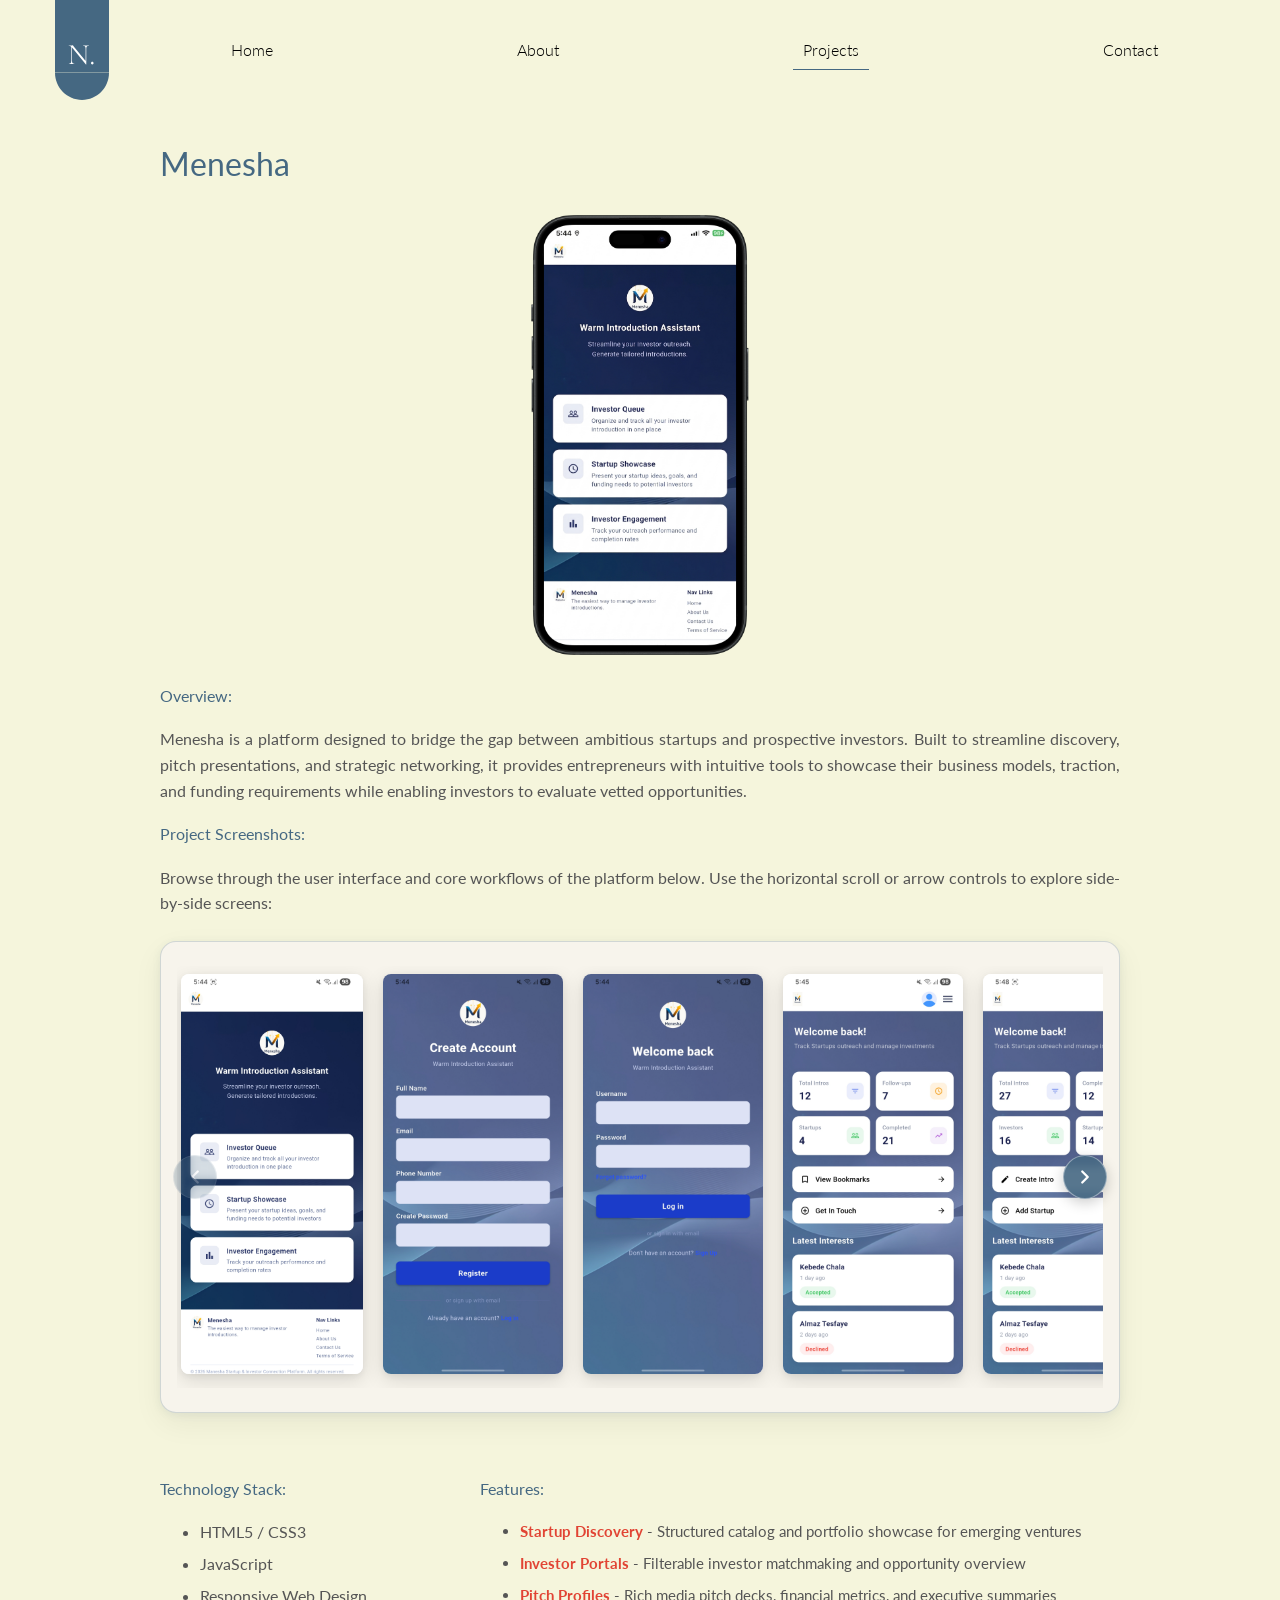
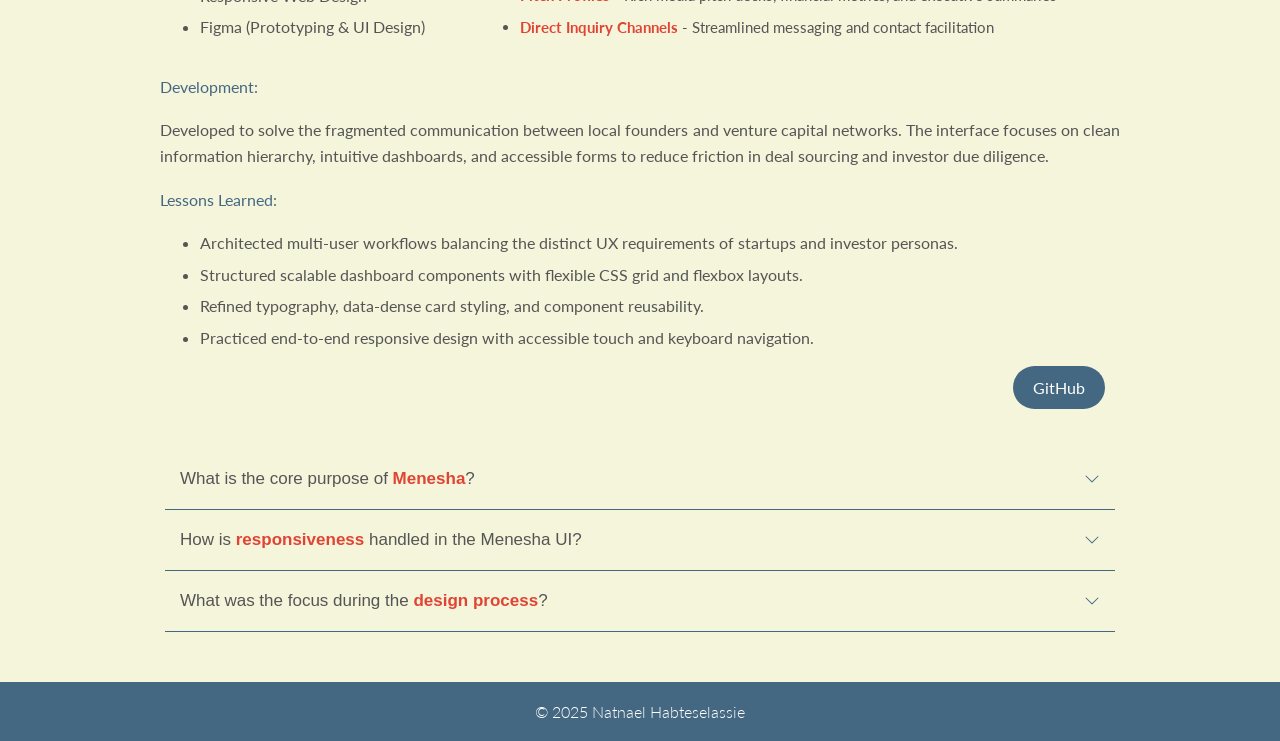
<file: public/menesha.html>
<!DOCTYPE html>
<html lang="en" prefix="og: http://ogp.me/ns#">
  <head>
    <meta charset="UTF-8" />
    <meta name="viewport" content="width=device-width, initial-scale=1.0" />
    <meta prefix="og: http://ogp.me/ns#" />
    <meta
      name="description"
      content="Natnael Habteselassie is a software engineer and full-stack developer building modern, clean, and user-friendly projects with the latest technologies."
    />
    <meta property="og:title" content="Natnael Habteselassie | Menesha" />
    <meta
      property="og:description"
      content="Natnael Habteselassie is a software engineer and full-stack developer building modern, clean, and user-friendly projects with the latest technologies."
    />
    <meta property="og:url" content="https://nati-hab.netlify.app/" />
    <meta
      property="og:image"
      content="https://nati-hab.netlify.app/assets/images/preview.png"
    />
    <meta property="og:type" content="website" />
    <meta name="twitter:card" content="summary_large_image" />
    <meta property="twitter:domain" content="nati-hab.netlify.app" />
    <meta property="twitter:url" content="https://nati-hab.netlify.app/" />
    <meta name="twitter:title" content="Natnael Habteselassie | Menesha" />
    <meta
      name="twitter:description"
      content="Natnael Habteselassie is a software engineer and full-stack developer building modern, clean, and user-friendly projects with the latest technologies."
    />
    <meta
      name="twitter:image"
      content="https://nati-hab.netlify.app/assets/images/preview.png"
    />
    <title>Natnael Habteselassie | Menesha</title>
    <link rel="icon" href="../assets/images/logo-transparent.svg" />
    <link rel="stylesheet" href="./styles.css" />
    <link rel="preconnect" href="https://fonts.googleapis.com" />
    <link rel="preconnect" href="https://fonts.gstatic.com" crossorigin />
    <link
      href="https://fonts.googleapis.com/css2?family=Cormorant:ital,wght@0,300..700;1,300..700&family=Lato:wght@300;400&family=Source+Code+Pro:ital,wght@0,200..900;1,200..900&display=swap"
      rel="stylesheet"
    />
  </head>
  <body class="page-background">
    <!-- nav-bar -->
    <div class="nav-bar lato-light">
      <a href="../index.html">
        <img
          src="../assets/images/logo-transparent.svg"
          alt="natnael's logo"
          height="100"
        />
      </a>
      <ul class="nav-panel">
        <li><a href="../index.html">Home</a></li>
        <li><a href="./about.html">About</a></li>
        <li>
          <a href="../index.html#projects-section" class="active">Projects</a>
        </li>
        <li><a href="../index.html#contact-section">Contact</a></li>
      </ul>

      <!-- hamburger button for mobile -->
      <button class="nav-hamburger" aria-label="Open navigation menu" aria-expanded="false" aria-controls="mobile-nav-drawer">
        <svg
          xmlns="http://www.w3.org/2000/svg"
          width="30"
          height="30"
          viewBox="0 0 24 24"
          fill="none"
          stroke="currentColor"
          stroke-width="2.2"
          stroke-linecap="round"
          stroke-linejoin="round"
        >
          <line x1="4" y1="6" x2="20" y2="6"></line>
          <line x1="4" y1="12" x2="20" y2="12"></line>
          <line x1="4" y1="18" x2="20" y2="18"></line>
        </svg>
      </button>

      <!-- backdrop overlay -->
      <div class="nav-overlay" aria-hidden="true"></div>

      <!-- right-side slide-in drawer -->
      <nav id="mobile-nav-drawer" class="nav-drawer" aria-label="Mobile Navigation">
        <div class="nav-drawer-header">
          <button class="nav-close-btn" aria-label="Close navigation menu">
            <svg
              xmlns="http://www.w3.org/2000/svg"
              width="26"
              height="26"
              viewBox="0 0 24 24"
              fill="none"
              stroke="currentColor"
              stroke-width="2.2"
              stroke-linecap="round"
              stroke-linejoin="round"
            >
              <line x1="18" y1="6" x2="6" y2="18"></line>
              <line x1="6" y1="6" x2="18" y2="18"></line>
            </svg>
          </button>
        </div>
        <ul class="nav-drawer-links lato">
          <li><a href="../index.html">Home</a></li>
          <li><a href="./about.html">About</a></li>
          <li>
            <a href="../index.html#projects-section" class="active">Projects</a>
          </li>
          <li><a href="../index.html#contact-section">Contact</a></li>
        </ul>
      </nav>
    </div>

    <div class="main-flex">
      <div class="project-paras">
        <h1 class="lato pro-headers">Menesha</h1>
        <img
          src="../assets/images/menesha_cover.png"
          alt="Menesha cover preview"
          class="menesha-cover-img"
        />

        <h4 class="lato pro-topics">Overview:</h4>
        <p class="lato">
          Menesha is a platform designed to bridge the gap between ambitious startups and prospective investors. Built to streamline discovery, pitch presentations, and strategic networking, it provides entrepreneurs with intuitive tools to showcase their business models, traction, and funding requirements while enabling investors to evaluate vetted opportunities.
        </p>

        <!-- Menesha Horizontal Screenshot Carousel -->
        <h4 class="lato pro-topics">Project Screenshots:</h4>
        <p class="lato">
          Browse through the user interface and core workflows of the platform below. Use the horizontal scroll or arrow controls to explore side-by-side screens:
        </p>

        <div class="menesha-carousel-container">
          <div class="menesha-carousel-wrapper" aria-roledescription="carousel" aria-label="Menesha project screenshots">
            <button
              class="carousel-nav-btn prev-btn"
              id="menesha-prev-btn"
              aria-label="Previous screenshots"
            >
              <svg
                xmlns="http://www.w3.org/2000/svg"
                width="22"
                height="22"
                viewBox="0 0 24 24"
                fill="none"
                stroke="currentColor"
                stroke-width="2.5"
                stroke-linecap="round"
                stroke-linejoin="round"
              >
                <polyline points="15 18 9 12 15 6"></polyline>
              </svg>
            </button>

            <div
              class="menesha-carousel-track"
              id="menesha-carousel-track"
              tabindex="0"
              role="region"
              aria-label="Screenshots scrollable gallery"
            >
              <div class="menesha-carousel-item">
                <img
                  src="../assets/images/menesha_1.jpg"
                  alt="Menesha Screenshot 1"
                  class="menesha-screenshot-img"
                  loading="lazy"
                />
              </div>
              <div class="menesha-carousel-item">
                <img
                  src="../assets/images/menesha_2.jpg"
                  alt="Menesha Screenshot 2"
                  class="menesha-screenshot-img"
                  loading="lazy"
                />
              </div>
              <div class="menesha-carousel-item">
                <img
                  src="../assets/images/menesha_3.jpg"
                  alt="Menesha Screenshot 3"
                  class="menesha-screenshot-img"
                  loading="lazy"
                />
              </div>
              <div class="menesha-carousel-item">
                <img
                  src="../assets/images/menesha_4.jpg"
                  alt="Menesha Screenshot 4"
                  class="menesha-screenshot-img"
                  loading="lazy"
                />
              </div>
              <div class="menesha-carousel-item">
                <img
                  src="../assets/images/menesha_5.jpg"
                  alt="Menesha Screenshot 5"
                  class="menesha-screenshot-img"
                  loading="lazy"
                />
              </div>
              <div class="menesha-carousel-item">
                <img
                  src="../assets/images/menesha_6.jpg"
                  alt="Menesha Screenshot 6"
                  class="menesha-screenshot-img"
                  loading="lazy"
                />
              </div>
              <div class="menesha-carousel-item">
                <img
                  src="../assets/images/menesha_7.jpg"
                  alt="Menesha Screenshot 7"
                  class="menesha-screenshot-img"
                  loading="lazy"
                />
              </div>
              <div class="menesha-carousel-item">
                <img
                  src="../assets/images/menesha_8.jpg"
                  alt="Menesha Screenshot 8"
                  class="menesha-screenshot-img"
                  loading="lazy"
                />
              </div>
              <div class="menesha-carousel-item">
                <img
                  src="../assets/images/menesha_9.jpg"
                  alt="Menesha Screenshot 9"
                  class="menesha-screenshot-img"
                  loading="lazy"
                />
              </div>
            </div>

            <button
              class="carousel-nav-btn next-btn"
              id="menesha-next-btn"
              aria-label="Next screenshots"
            >
              <svg
                xmlns="http://www.w3.org/2000/svg"
                width="22"
                height="22"
                viewBox="0 0 24 24"
                fill="none"
                stroke="currentColor"
                stroke-width="2.5"
                stroke-linecap="round"
                stroke-linejoin="round"
              >
                <polyline points="9 18 15 12 9 6"></polyline>
              </svg>
            </button>
          </div>
        </div>

        <div class="pro-page-grid">
          <div>
            <h4 class="lato pro-topics">Technology Stack:</h4>
            <ul class="lato pro-page-list">
              <li>HTML5 / CSS3</li>
              <li>JavaScript</li>
              <li>Responsive Web Design</li>
              <li>Figma (Prototyping & UI Design)</li>
            </ul>
          </div>
          <div>
            <h4 class="lato pro-topics">Features:</h4>
            <ul class="lato features-list">
              <li>
                <span class="highlight">Startup Discovery</span> - Structured catalog and portfolio showcase for emerging ventures
              </li>
              <li>
                <span class="highlight">Investor Portals</span> - Filterable investor matchmaking and opportunity overview
              </li>
              <li>
                <span class="highlight">Pitch Profiles</span> - Rich media pitch decks, financial metrics, and executive summaries
              </li>
              <li>
                <span class="highlight">Direct Inquiry Channels</span> - Streamlined messaging and contact facilitation
              </li>
            </ul>
          </div>
        </div>

        <h4 class="lato pro-topics">Development:</h4>
        <p class="lato">
          Developed to solve the fragmented communication between local founders and venture capital networks. The interface focuses on clean information hierarchy, intuitive dashboards, and accessible forms to reduce friction in deal sourcing and investor due diligence.
        </p>

        <h4 class="lato pro-topics">Lessons Learned:</h4>
        <ul class="lato pro-page-list">
          <li>
            Architected multi-user workflows balancing the distinct UX requirements of startups and investor personas.
          </li>
          <li>
            Structured scalable dashboard components with flexible CSS grid and flexbox layouts.
          </li>
          <li>
            Refined typography, data-dense card styling, and component reusability.
          </li>
          <li>
            Practiced end-to-end responsive design with accessible touch and keyboard navigation.
          </li>
        </ul>

        <div class="btn-links lato">
          <a
            href="https://github.com/Nati-Hab1/Menesha-Startup-Investor-Connection-Platform"
            target="_blank"
            class="btn"
            >GitHub</a
          >
        </div>
      </div>
    </div>

    <!-- FAQ's -->
    <section class="faq lato">
      <div class="questions-container">
        <div class="question">
          <button class="faq-toggle">
            <span>What is the core purpose of <span class="highlight">Menesha</span>?</span>
            <svg
              xmlns="http://www.w3.org/2000/svg"
              width="16"
              height="16"
              fill="currentColor"
              class="bi bi-chevron-down d-arrow"
              viewBox="0 0 16 16"
            >
              <path
                fill-rule="evenodd"
                d="M1.646 4.646a.5.5 0 0 1 .708 0L8 10.293l5.646-5.647a.5.5 0 0 1 .708.708l-6 6a.5.5 0 0 1-.708 0l-6-6a.5.5 0 0 1 0-.708"
              />
            </svg>
          </button>
          <p>
            Menesha is built to connect early-stage entrepreneurs with investors by offering a transparent, searchable showcase for startup pitches and investment opportunities.
          </p>
        </div>

        <div class="question">
          <button class="faq-toggle">
            <span>How is <span class="highlight">responsiveness</span> handled in the Menesha UI?</span>
            <svg
              xmlns="http://www.w3.org/2000/svg"
              width="16"
              height="16"
              fill="currentColor"
              class="bi bi-chevron-down d-arrow"
              viewBox="0 0 16 16"
            >
              <path
                fill-rule="evenodd"
                d="M1.646 4.646a.5.5 0 0 1 .708 0L8 10.293l5.646-5.647a.5.5 0 0 1 .708.708l-6 6a.5.5 0 0 1-.708 0l-6-6a.5.5 0 0 1 0-.708"
              />
            </svg>
          </button>
          <p>
            The interface employs fluid CSS grid systems, flexible media cards, and horizontal scroll carousels so dashboards remain accessible and easy to browse across phones, tablets, and desktop displays.
          </p>
        </div>

        <div class="question">
          <button class="faq-toggle">
            <span>What was the focus during the <span class="highlight">design process</span>?</span>
            <svg
              xmlns="http://www.w3.org/2000/svg"
              width="16"
              height="16"
              fill="currentColor"
              class="bi bi-chevron-down d-arrow"
              viewBox="0 0 16 16"
            >
              <path
                fill-rule="evenodd"
                d="M1.646 4.646a.5.5 0 0 1 .708 0L8 10.293l5.646-5.647a.5.5 0 0 1 .708.708l-6 6a.5.5 0 0 1-.708 0l-6-6a.5.5 0 0 1 0-.708"
              />
            </svg>
          </button>
          <p>
            The emphasis was on clear hierarchy and trust-inducing presentation—highlighting critical metrics like funding stage, traction, and industry sector without cognitive overload.
          </p>
        </div>
      </div>
    </section>

    <section class="footer lato-light">
      <footer>
        <p>© 2025 Natnael Habteselassie</p>
      </footer>
    </section>
    <!-- external js-->
    <script src="./main.js"></script>
  </body>
</html>
</file>
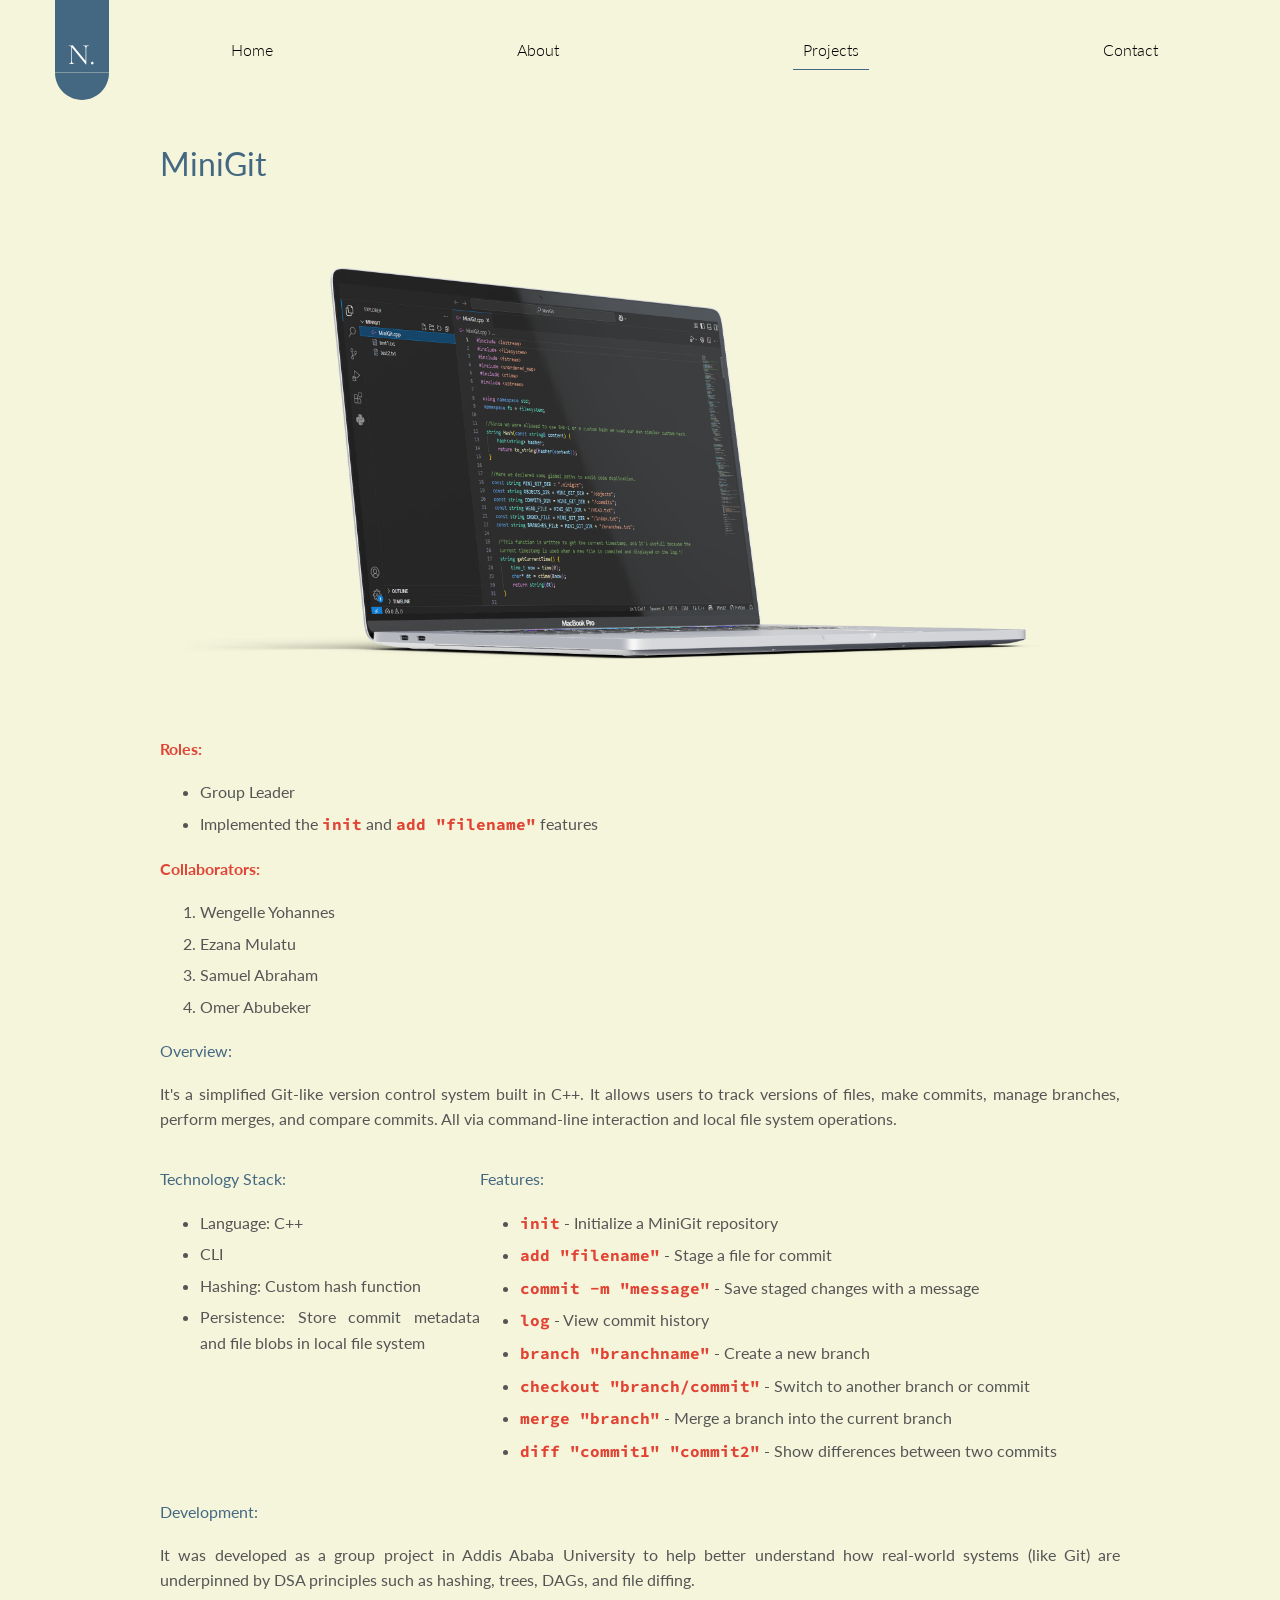
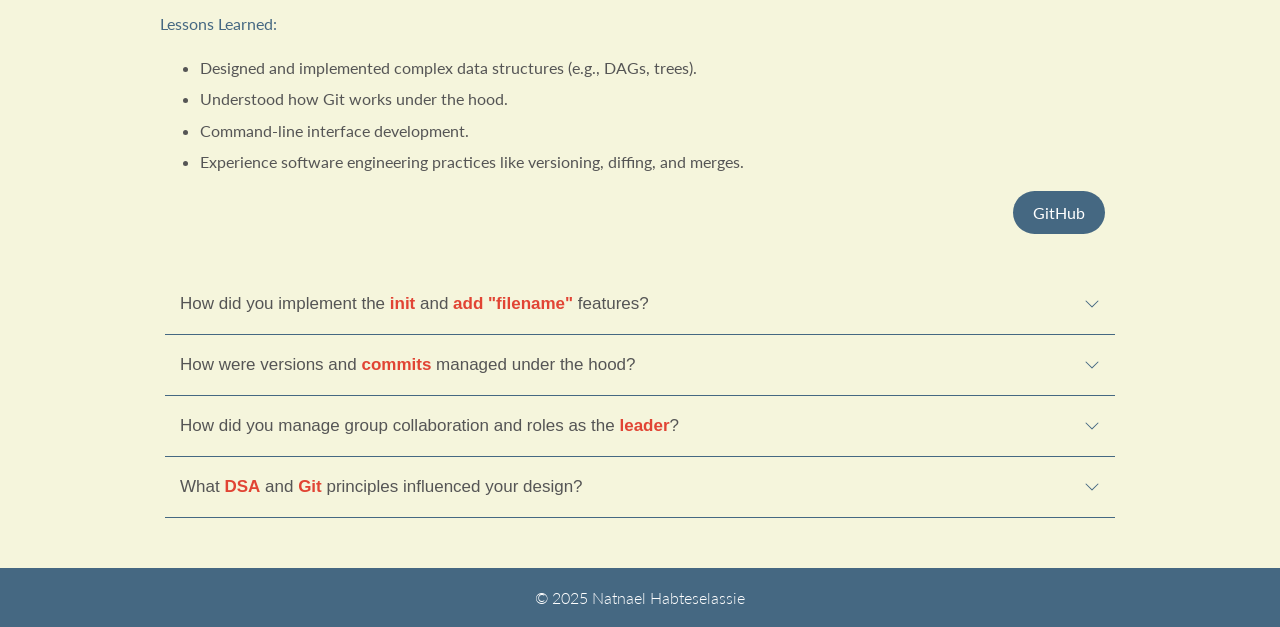
<file: public/minigit.html>
<!DOCTYPE html>
<html lang="en" prefix="og: http://ogp.me/ns#">
  <head>
    <meta charset="UTF-8" />
    <meta name="viewport" content="width=device-width, initial-scale=1.0" />
    <meta prefix="og: http://ogp.me/ns#" />
    <meta
      name="description"
      content="Natnael Habteselassie is a software engineer and full-stack developer building modern, clean, and user-friendly projects with the latest technologies."
    />
    <meta property="og:title" content="Natnael Habteselassie | MiniGit" />
    <meta
      property="og:description"
      content="Natnael Habteselassie is a software engineer and full-stack developer building modern, clean, and user-friendly projects with the latest technologies."
    />
    <meta property="og:url" content="https://nati-hab.netlify.app/" />
    <meta
      property="og:image"
      content="https://nati-hab.netlify.app/assets/images/preview.png"
    />
    <meta property="og:type" content="website" />
    <meta name="twitter:card" content="summary_large_image" />
    <meta property="twitter:domain" content="nati-hab.netlify.app" />
    <meta property="twitter:url" content="https://nati-hab.netlify.app/" />
    <meta name="twitter:title" content="Natnael Habteselassie | MiniGit" />
    <meta
      name="twitter:description"
      content="Natnael Habteselassie is a software engineer and full-stack developer building modern, clean, and user-friendly projects with the latest technologies."
    />
    <meta
      name="twitter:image"
      content="https://nati-hab.netlify.app/assets/images/preview.png"
    />
    <title>Natnael Habteselassie | MiniGit</title>
    <link rel="icon" href="../assets/images/logo-transparent.svg" />
    <link rel="stylesheet" href="./styles.css" />
    <link rel="preconnect" href="https://fonts.googleapis.com" />
    <link rel="preconnect" href="https://fonts.gstatic.com" crossorigin />
    <link
      href="https://fonts.googleapis.com/css2?family=Cormorant:ital,wght@0,300..700;1,300..700&family=Lato:wght@300;400&family=Source+Code+Pro:ital,wght@0,200..900;1,200..900&display=swap"
      rel="stylesheet"
    />
  </head>
  <body class="page-background">
    <!-- nav-bar -->
    <div class="nav-bar lato-light">
      <a href="../index.html">
        <img
          src="../assets/images/logo-transparent.svg"
          alt="natnael's logo"
          height="100"
        />
      </a>
      <ul class="nav-panel">
        <li><a href="../index.html">Home</a></li>
        <li><a href="./about.html">About</a></li>
        <li>
          <a href="../index.html#projects-section" class="active">Projects</a>
        </li>
        <li><a href="../index.html#contact-section">Contact</a></li>
      </ul>

      <!-- hamburger button for mobile -->
      <button class="nav-hamburger" aria-label="Open navigation menu" aria-expanded="false" aria-controls="mobile-nav-drawer">
        <svg
          xmlns="http://www.w3.org/2000/svg"
          width="30"
          height="30"
          viewBox="0 0 24 24"
          fill="none"
          stroke="currentColor"
          stroke-width="2.2"
          stroke-linecap="round"
          stroke-linejoin="round"
        >
          <line x1="4" y1="6" x2="20" y2="6"></line>
          <line x1="4" y1="12" x2="20" y2="12"></line>
          <line x1="4" y1="18" x2="20" y2="18"></line>
        </svg>
      </button>

      <!-- backdrop overlay -->
      <div class="nav-overlay" aria-hidden="true"></div>

      <!-- right-side slide-in drawer -->
      <nav id="mobile-nav-drawer" class="nav-drawer" aria-label="Mobile Navigation">
        <div class="nav-drawer-header">
          <button class="nav-close-btn" aria-label="Close navigation menu">
            <svg
              xmlns="http://www.w3.org/2000/svg"
              width="26"
              height="26"
              viewBox="0 0 24 24"
              fill="none"
              stroke="currentColor"
              stroke-width="2.2"
              stroke-linecap="round"
              stroke-linejoin="round"
            >
              <line x1="18" y1="6" x2="6" y2="18"></line>
              <line x1="6" y1="6" x2="18" y2="18"></line>
            </svg>
          </button>
        </div>
        <ul class="nav-drawer-links lato">
          <li><a href="../index.html">Home</a></li>
          <li><a href="./about.html">About</a></li>
          <li>
            <a href="../index.html#projects-section" class="active">Projects</a>
          </li>
          <li><a href="../index.html#contact-section">Contact</a></li>
        </ul>
      </nav>
    </div>
    <div class="main-flex">
      <div class="project-paras">
        <h1 class="lato pro-headers">MiniGit</h1>
        <img
          src="../assets/images/minigit-cover.png"
          alt="minigit demo"
          class="demo-images"
        />
        <h4 class="lato pro-topics"><span class="highlight">Roles:</span></h4>
        <ul class="lato pro-page-list">
          <li>Group Leader</li>
          <li>
            Implemented the
            <span class="highlight source-code-font">init</span> and
            <span class="highlight source-code-font">add "filename"</span>
            features
          </li>
        </ul>
        <h4 class="lato pro-topics">
          <span class="highlight">Collaborators:</span>
        </h4>
        <ol class="lato pro-page-list">
          <li>Wengelle Yohannes</li>
          <li>Ezana Mulatu</li>
          <li>Samuel Abraham</li>
          <li>Omer Abubeker</li>
        </ol>
        <h4 class="lato pro-topics">Overview:</h4>
        <p class="lato">
          It's a simplified Git-like version control system built in C++. It
          allows users to track versions of files, make commits, manage
          branches, perform merges, and compare commits. All via command-line
          interaction and local file system operations.
        </p>
        <div class="pro-page-grid">
          <div>
            <h4 class="lato pro-topics">Technology Stack:</h4>
            <ul class="lato pro-page-list">
              <li>Language: C++</li>
              <li>CLI</li>
              <li>Hashing: Custom hash function</li>
              <li>
                Persistence: Store commit metadata and file blobs in local file
                system
              </li>
            </ul>
          </div>
          <div>
            <h4 class="lato pro-topics">Features:</h4>
            <ul class="lato pro-page-list">
              <li>
                <span class="highlight source-code-font">init</span> -
                Initialize a MiniGit repository
              </li>
              <li>
                <span class="highlight source-code-font">add "filename"</span> -
                Stage a file for commit
              </li>
              <li>
                <span class="highlight source-code-font"
                  >commit -m "message"</span
                >
                - Save staged changes with a message
              </li>
              <li>
                <span class="highlight source-code-font">log</span> - View
                commit history
              </li>
              <li>
                <span class="highlight source-code-font"
                  >branch "branchname"</span
                >
                - Create a new branch
              </li>
              <li>
                <span class="highlight source-code-font"
                  >checkout "branch/commit"</span
                >
                - Switch to another branch or commit
              </li>
              <li>
                <span class="highlight source-code-font">merge "branch"</span> -
                Merge a branch into the current branch
              </li>
              <li>
                <span class="highlight source-code-font"
                  >diff "commit1" "commit2"</span
                >
                - Show differences between two commits
              </li>
            </ul>
          </div>
        </div>
        <h4 class="lato pro-topics">Development:</h4>
        <p class="lato">
          It was developed as a group project in Addis Ababa University to help
          better understand how real-world systems (like Git) are underpinned by
          DSA principles such as hashing, trees, DAGs, and file diffing.
        </p>
        <h4 class="lato pro-topics">Lessons Learned:</h4>
        <ul class="lato pro-page-list">
          <li>
            Designed and implemented complex data structures (e.g., DAGs,
            trees).
          </li>
          <li>Understood how Git works under the hood.</li>
          <li>Command-line interface development.</li>
          <li>
            Experience software engineering practices like versioning, diffing,
            and merges.
          </li>
        </ul>
        <div class="btn-links lato">
          <a
            href="https://github.com/Nati-Hab1/DSA-Final-Project-MiniGit"
            target="_blank"
            class="btn"
            >GitHub</a
          >
        </div>
      </div>
    </div>

    <!-- FAQ's -->
    <section class="faq lato">
      <div class="questions-container">
        <div class="question">
          <button class="faq-toggle">
            <span
              >How did you implement the <span class="highlight">init</span> and
              <span class="highlight">add "filename"</span> features?</span
            >
            <svg
              xmlns="http://www.w3.org/2000/svg"
              width="16"
              height="16"
              fill="currentColor"
              class="bi bi-chevron-down d-arrow"
              viewBox="0 0 16 16"
            >
              <path
                fill-rule="evenodd"
                d="M1.646 4.646a.5.5 0 0 1 .708 0L8 10.293l5.646-5.647a.5.5 0 0 1 .708.708l-6 6a.5.5 0 0 1-.708 0l-6-6a.5.5 0 0 1 0-.708"
              />
            </svg>
          </button>
          <p>
            In <span class="highlight">init</span>, I created necessary
            directories like <span class="highlight">.minigit/objects</span> and
            <span class="highlight">.minigit/commits</span>, and initialized
            files like <span class="highlight">HEAD.txt</span>,
            <span class="highlight">branches.txt</span>, and
            <span class="highlight">index.txt</span>. In add, I read the file
            content, generated a custom hash using
            <span class="highlight">std::hash</span>, saved the content into the
            <span class="highlight">objects/</span> folder, and recorded the
            filename-hash pair in <span class="highlight">index.txt</span>.
          </p>
        </div>

        <div class="question">
          <button class="faq-toggle">
            <span
              >How were versions and
              <span class="highlight">commits</span> managed under the
              hood?</span
            >
            <svg
              xmlns="http://www.w3.org/2000/svg"
              width="16"
              height="16"
              fill="currentColor"
              class="bi bi-chevron-down d-arrow"
              viewBox="0 0 16 16"
            >
              <path
                fill-rule="evenodd"
                d="M1.646 4.646a.5.5 0 0 1 .708 0L8 10.293l5.646-5.647a.5.5 0 0 1 .708.708l-6 6a.5.5 0 0 1-.708 0l-6-6a.5.5 0 0 1 0-.708"
              />
            </svg>
          </button>
          <p>
            Each commit stores <span class="highlight">metadata</span> (message,
            timestamp, parent, branch) and the list of
            <span class="highlight">staged files</span> (filename:hash). Commits
            are saved in the <span class="highlight">commits/</span> folder
            using a unique hash. The system uses a simple
            <span class="highlight">DAG</span> by storing the parent hash in
            each commit file, allowing us to trace history and support branches
            and merges.
          </p>
        </div>

        <div class="question">
          <button class="faq-toggle">
            <span
              >How did you manage group collaboration and roles as the
              <span class="highlight">leader</span>?</span
            >
            <svg
              xmlns="http://www.w3.org/2000/svg"
              width="16"
              height="16"
              fill="currentColor"
              class="bi bi-chevron-down d-arrow"
              viewBox="0 0 16 16"
            >
              <path
                fill-rule="evenodd"
                d="M1.646 4.646a.5.5 0 0 1 .708 0L8 10.293l5.646-5.647a.5.5 0 0 1 .708.708l-6 6a.5.5 0 0 1-.708 0l-6-6a.5.5 0 0 1 0-.708"
              />
            </svg>
          </button>
          <p>
            I
            <span class="highlight">divided the tasks based on strengths</span
            >—for example, I handled <span class="highlight">init</span> ,
            <span class="highlight">add</span>, and overall structure. I
            maintained<span class="highlight"> regular syncs</span>,
            <span class="highlight">reviewed code</span>, and managed
            integration to ensure smooth collaboration and feature alignment.
          </p>
        </div>

        <div class="question">
          <button class="faq-toggle">
            <span
              >What <span class="highlight">DSA</span> and
              <span class="highlight">Git</span> principles influenced your
              design?</span
            >
            <svg
              xmlns="http://www.w3.org/2000/svg"
              width="16"
              height="16"
              fill="currentColor"
              class="bi bi-chevron-down d-arrow"
              viewBox="0 0 16 16"
            >
              <path
                fill-rule="evenodd"
                d="M1.646 4.646a.5.5 0 0 1 .708 0L8 10.293l5.646-5.647a.5.5 0 0 1 .708.708l-6 6a.5.5 0 0 1-.708 0l-6-6a.5.5 0 0 1 0-.708"
              />
            </svg>
          </button>
          <p>
            We used a hash map to track file versions
            <span class="highlight">(filename -> hash)</span>, a
            <span class="highlight">DAG</span> structure for commit history, and
            applied <span class="highlight">hashing</span> to detect content
            changes. The project helped us understand Git internals like
            <span class="highlight">staging</span>, versioning, branches, and
            <span class="highlight">merges</span> using minimal yet effective
            data structures.
          </p>
        </div>
      </div>
    </section>

    <!-- footer -->
    <section class="footer lato-light">
      <footer>
        <p>© 2025 Natnael Habteselassie</p>
      </footer>
    </section>
    <!-- external js-->
    <script src="./main.js"></script>
  </body>
</html>
</file>
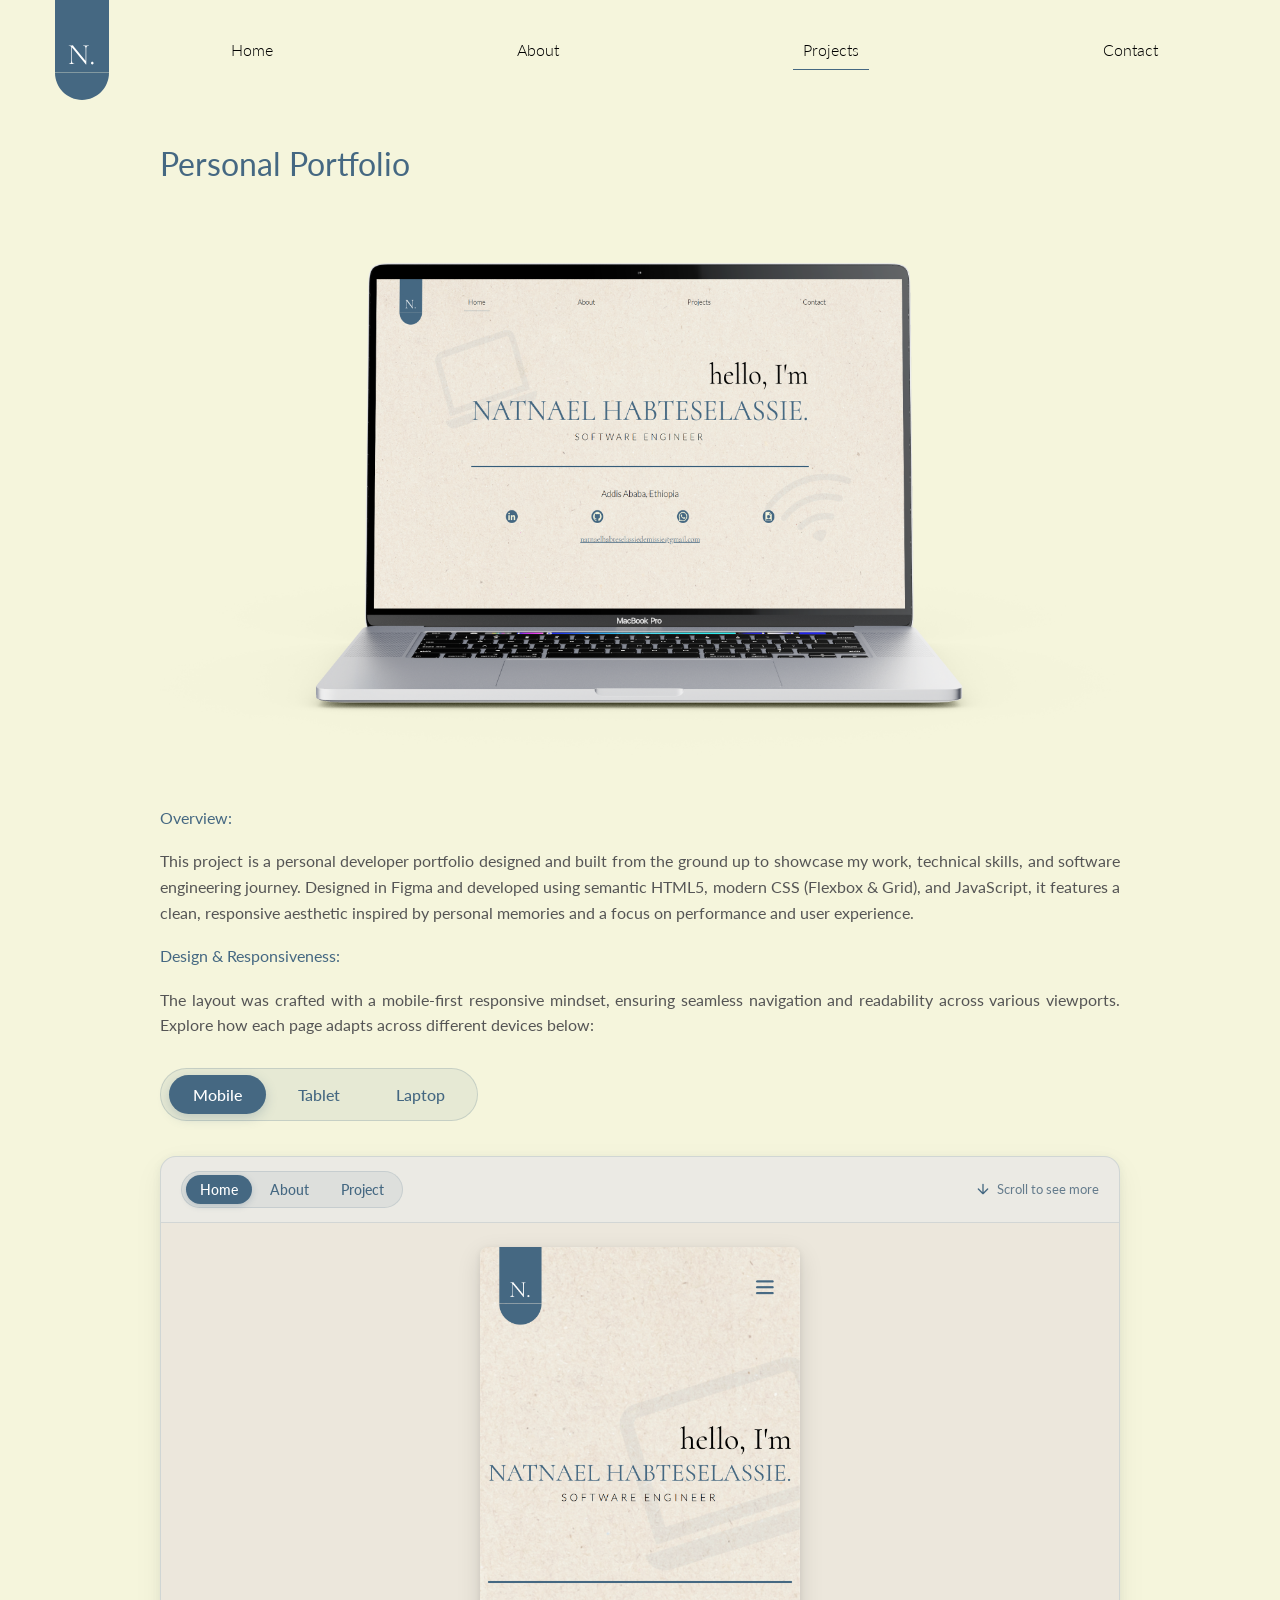
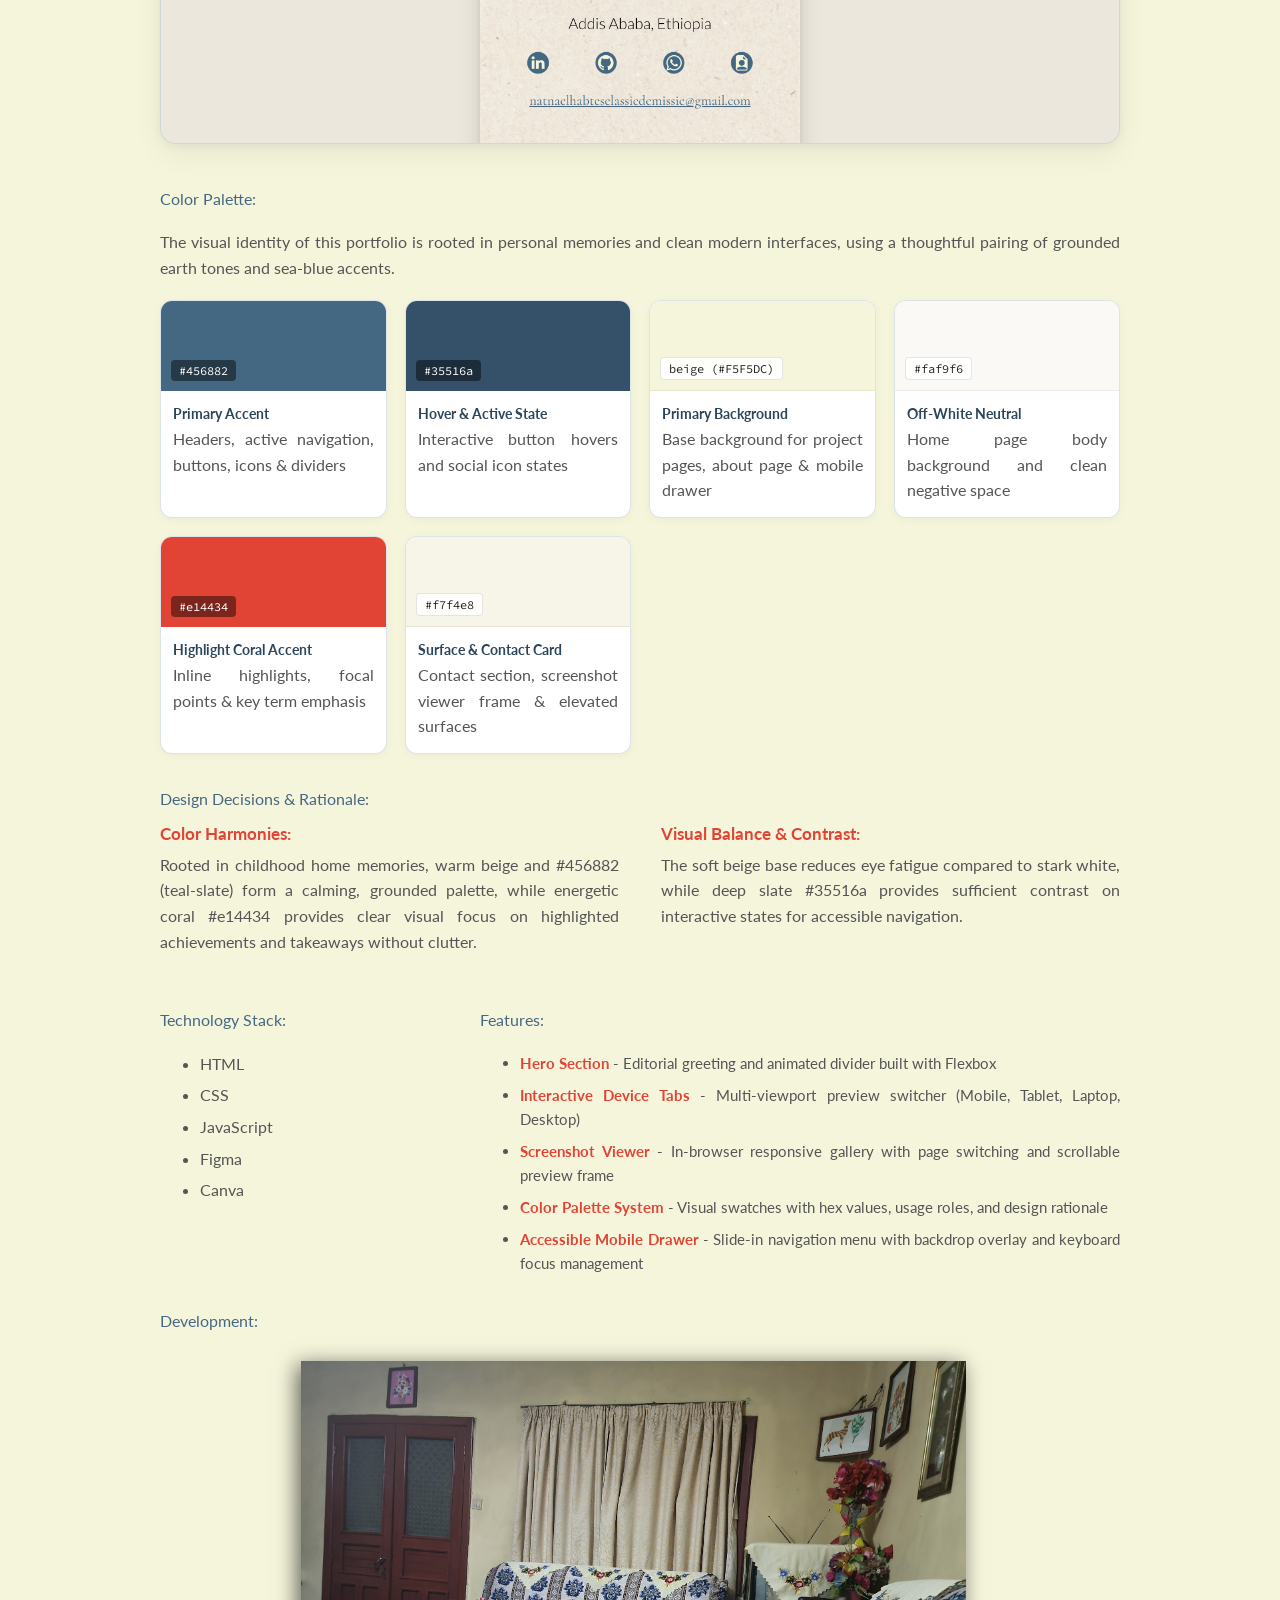
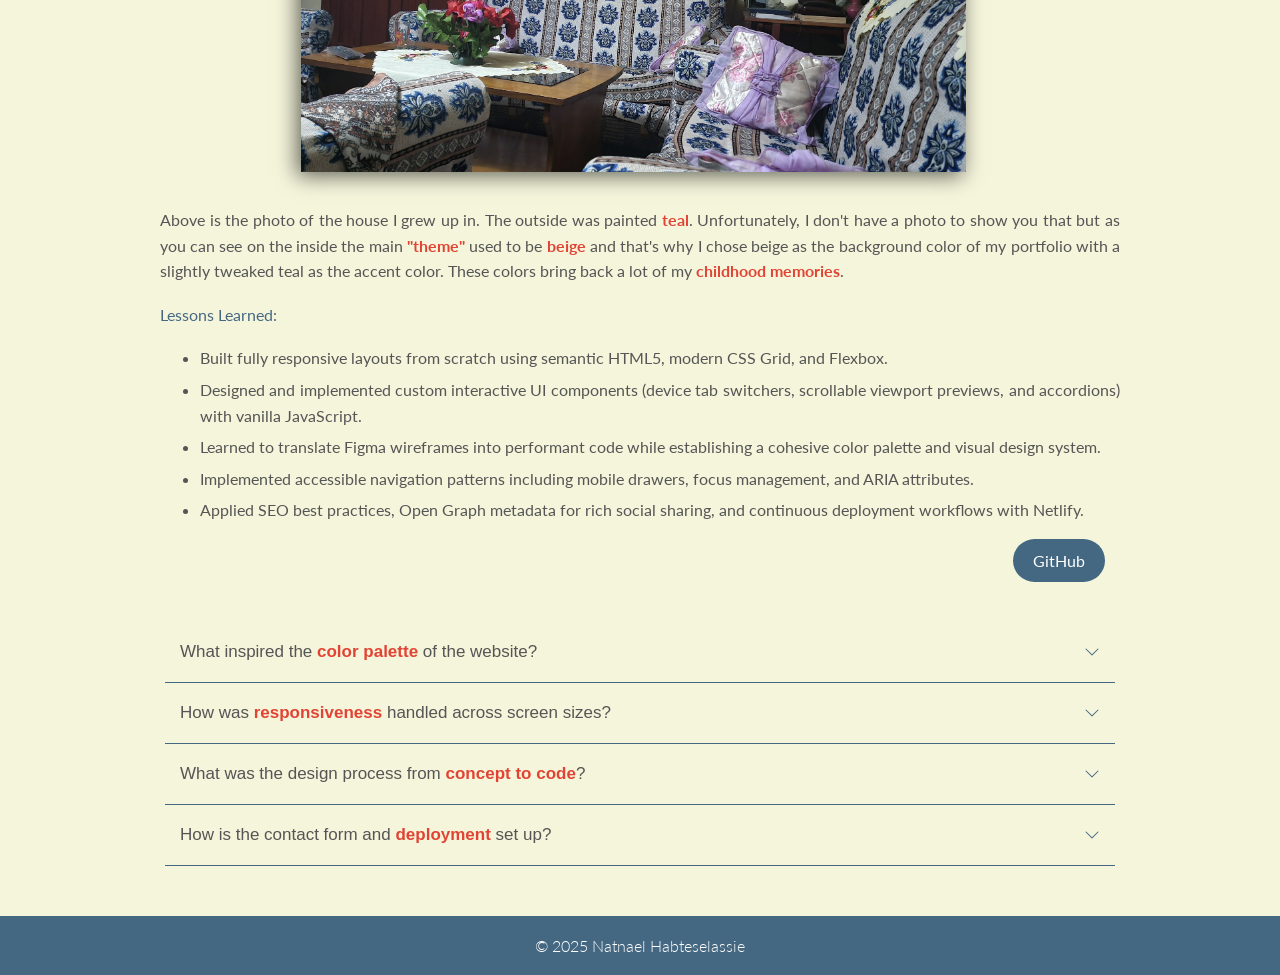
<file: public/portfolio.html>
<!DOCTYPE html>
<html lang="en" prefix="og: http://ogp.me/ns#">
  <head>
    <meta charset="UTF-8" />
    <meta name="viewport" content="width=device-width, initial-scale=1.0" />
    <meta prefix="og: http://ogp.me/ns#" />
    <meta
      name="description"
      content="Natnael Habteselassie is a software engineer and full-stack developer building modern, clean, and user-friendly projects with the latest technologies."
    />
    <meta property="og:title" content="Natnael Habteselassie | Portfolio" />
    <meta
      property="og:description"
      content="Natnael Habteselassie is a software engineer and full-stack developer building modern, clean, and user-friendly projects with the latest technologies."
    />
    <meta property="og:url" content="https://nati-hab.netlify.app/" />
    <meta
      property="og:image"
      content="https://nati-hab.netlify.app/assets/images/preview.png"
    />
    <meta property="og:type" content="website" />
    <meta name="twitter:card" content="summary_large_image" />
    <meta property="twitter:domain" content="nati-hab.netlify.app" />
    <meta property="twitter:url" content="https://nati-hab.netlify.app/" />
    <meta name="twitter:title" content="Natnael Habteselassie | Portfolio" />
    <meta
      name="twitter:description"
      content="Natnael Habteselassie is a software engineer and full-stack developer building modern, clean, and user-friendly projects with the latest technologies."
    />
    <meta
      name="twitter:image"
      content="https://nati-hab.netlify.app/assets/images/preview.png"
    />
    <title>Natnael Habteselassie | Portfolio</title>
    <link rel="icon" href="../assets/images/logo-transparent.svg" />
    <link rel="stylesheet" href="./styles.css" />
    <link rel="preconnect" href="https://fonts.googleapis.com" />
    <link rel="preconnect" href="https://fonts.gstatic.com" crossorigin />
    <link
      href="https://fonts.googleapis.com/css2?family=Cormorant:ital,wght@0,300..700;1,300..700&family=Lato:wght@300;400&family=Source+Code+Pro:ital,wght@0,200..900;1,200..900&display=swap"
      rel="stylesheet"
    />
  </head>
  <body class="page-background">
    <!-- nav-bar -->
    <div class="nav-bar lato-light">
      <a href="../index.html">
        <img
          src="../assets/images/logo-transparent.svg"
          alt="natnael's logo"
          height="100"
        />
      </a>
      <ul class="nav-panel">
        <li><a href="../index.html">Home</a></li>
        <li><a href="./about.html">About</a></li>
        <li>
          <a href="../index.html#projects-section" class="active">Projects</a>
        </li>
        <li><a href="../index.html#contact-section">Contact</a></li>
      </ul>

      <!-- hamburger button for mobile -->
      <button class="nav-hamburger" aria-label="Open navigation menu" aria-expanded="false" aria-controls="mobile-nav-drawer">
        <svg
          xmlns="http://www.w3.org/2000/svg"
          width="30"
          height="30"
          viewBox="0 0 24 24"
          fill="none"
          stroke="currentColor"
          stroke-width="2.2"
          stroke-linecap="round"
          stroke-linejoin="round"
        >
          <line x1="4" y1="6" x2="20" y2="6"></line>
          <line x1="4" y1="12" x2="20" y2="12"></line>
          <line x1="4" y1="18" x2="20" y2="18"></line>
        </svg>
      </button>

      <!-- backdrop overlay -->
      <div class="nav-overlay" aria-hidden="true"></div>

      <!-- right-side slide-in drawer -->
      <nav id="mobile-nav-drawer" class="nav-drawer" aria-label="Mobile Navigation">
        <div class="nav-drawer-header">
          <button class="nav-close-btn" aria-label="Close navigation menu">
            <svg
              xmlns="http://www.w3.org/2000/svg"
              width="26"
              height="26"
              viewBox="0 0 24 24"
              fill="none"
              stroke="currentColor"
              stroke-width="2.2"
              stroke-linecap="round"
              stroke-linejoin="round"
            >
              <line x1="18" y1="6" x2="6" y2="18"></line>
              <line x1="6" y1="6" x2="18" y2="18"></line>
            </svg>
          </button>
        </div>
        <ul class="nav-drawer-links lato">
          <li><a href="../index.html">Home</a></li>
          <li><a href="./about.html">About</a></li>
          <li>
            <a href="../index.html#projects-section" class="active">Projects</a>
          </li>
          <li><a href="../index.html#contact-section">Contact</a></li>
        </ul>
      </nav>
    </div>
    <div class="main-flex">
      <div class="project-paras">
        <h1 class="lato pro-headers">Personal Portfolio</h1>
        <img
          src="../assets/images/portfolio-cover.png"
          alt="minigit demo"
          class="demo-images"
        />
        <h4 class="lato pro-topics">Overview:</h4>
        <p class="lato">
          This project is a personal developer portfolio designed and built from
          the ground up to showcase my work, technical skills, and software
          engineering journey. Designed in Figma and developed using semantic
          HTML5, modern CSS (Flexbox & Grid), and JavaScript, it features a clean,
          responsive aesthetic inspired by personal memories and a focus on
          performance and user experience.
        </p>
        <h4 class="lato pro-topics">Design & Responsiveness:</h4>
        <p class="lato">
          The layout was crafted with a mobile-first responsive mindset, ensuring seamless navigation and readability across various viewports. Explore how each page adapts across different devices below:
        </p>
        <div class="device-tabs-container">
          <div class="device-tabs" role="tablist" aria-label="Device selection">
            <button
              class="device-tab-btn active lato"
              role="tab"
              aria-selected="true"
              data-device="mobile"
            >
              Mobile
            </button>
            <button
              class="device-tab-btn lato"
              role="tab"
              aria-selected="false"
              data-device="tablet"
            >
              Tablet
            </button>
            <button
              class="device-tab-btn lato"
              role="tab"
              aria-selected="false"
              data-device="laptop"
            >
              Laptop
            </button>
            <!-- Desktop tab temporarily disabled
            <button
              class="device-tab-btn lato"
              role="tab"
              aria-selected="false"
              data-device="desktop"
            >
              Desktop
            </button>
            -->
          </div>
        </div>

        <!-- Responsive Screenshot Viewer -->
        <div class="screenshot-viewer-container">
          <div class="screenshot-viewer-header">
            <div class="screenshot-page-tabs" role="tablist" aria-label="Screenshot page selector">
              <button class="screenshot-page-btn active lato" data-page="1">Home</button>
              <button class="screenshot-page-btn lato" data-page="2">About</button>
              <button class="screenshot-page-btn lato" data-page="3">Project</button>
            </div>
            <div class="screenshot-scroll-hint lato">
              <svg xmlns="http://www.w3.org/2000/svg" width="16" height="16" viewBox="0 0 24 24" fill="none" stroke="currentColor" stroke-width="2" stroke-linecap="round" stroke-linejoin="round">
                <path d="M12 5v14M19 12l-7 7-7-7"/>
              </svg>
              <span>Scroll to see more</span>
            </div>
          </div>
          <div class="screenshot-viewport" id="screenshot-viewport">
            <div class="screenshot-stage">
              <img
                id="screenshot-image"
                src="../assets/images/mobile_screenshot_page_1.png"
                alt="Mobile screenshot Home page"
                class="screenshot-img device-mobile"
              />
            </div>
            <div class="screenshot-empty-state lato" id="screenshot-empty" style="display: none;">
              <svg xmlns="http://www.w3.org/2000/svg" width="48" height="48" viewBox="0 0 24 24" fill="none" stroke="currentColor" stroke-width="1.5" stroke-linecap="round" stroke-linejoin="round">
                <rect width="20" height="14" x="2" y="3" rx="2"/>
                <line x1="8" x2="16" y1="21" y2="21"/>
                <line x1="12" x2="12" y1="17" y2="21"/>
              </svg>
              <p class="empty-title">Desktop Screenshots Coming Soon</p>
              <p class="empty-subtitle">Desktop viewport captures will appear here once captured.</p>
            </div>
          </div>
        </div>

        <!-- Visual Design System (Color Palette) -->
        <div class="design-system-section">
          <h4 class="lato pro-topics">Color Palette:</h4>
          <p class="lato">
            The visual identity of this portfolio is rooted in personal memories and clean modern interfaces, using a thoughtful pairing of grounded earth tones and sea-blue accents.
          </p>

          <!-- Color Palette Swatches -->
          <div class="palette-swatches-grid">
            <!-- #456882 -->
            <div class="color-swatch-card">
              <div class="swatch-color-box swatch-primary-accent">
                <span class="swatch-hex-tag">#456882</span>
              </div>
              <div class="swatch-info lato">
                <span class="swatch-role-title">Primary Accent</span>
                <p class="swatch-usage-note">Headers, active navigation, buttons, icons &amp; dividers</p>
              </div>
            </div>

            <!-- #35516a -->
            <div class="color-swatch-card">
              <div class="swatch-color-box swatch-hover-shade">
                <span class="swatch-hex-tag">#35516a</span>
              </div>
              <div class="swatch-info lato">
                <span class="swatch-role-title">Hover &amp; Active State</span>
                <p class="swatch-usage-note">Interactive button hovers and social icon states</p>
              </div>
            </div>

            <!-- beige -->
            <div class="color-swatch-card">
              <div class="swatch-color-box swatch-beige-bg">
                <span class="swatch-hex-tag swatch-dark-text">beige (#F5F5DC)</span>
              </div>
              <div class="swatch-info lato">
                <span class="swatch-role-title">Primary Background</span>
                <p class="swatch-usage-note">Base background for project pages, about page &amp; mobile drawer</p>
              </div>
            </div>

            <!-- #faf9f6 -->
            <div class="color-swatch-card">
              <div class="swatch-color-box swatch-offwhite-bg">
                <span class="swatch-hex-tag swatch-dark-text">#faf9f6</span>
              </div>
              <div class="swatch-info lato">
                <span class="swatch-role-title">Off-White Neutral</span>
                <p class="swatch-usage-note">Home page body background and clean negative space</p>
              </div>
            </div>

            <!-- #e14434 -->
            <div class="color-swatch-card">
              <div class="swatch-color-box swatch-coral-highlight">
                <span class="swatch-hex-tag">#e14434</span>
              </div>
              <div class="swatch-info lato">
                <span class="swatch-role-title">Highlight Coral Accent</span>
                <p class="swatch-usage-note">Inline highlights, focal points &amp; key term emphasis</p>
              </div>
            </div>

            <!-- #f7f4e8 / #f7f4ec -->
            <div class="color-swatch-card">
              <div class="swatch-color-box swatch-surface-card">
                <span class="swatch-hex-tag swatch-dark-text">#f7f4e8</span>
              </div>
              <div class="swatch-info lato">
                <span class="swatch-role-title">Surface &amp; Contact Card</span>
                <p class="swatch-usage-note">Contact section, screenshot viewer frame &amp; elevated surfaces</p>
              </div>
            </div>
          </div>

          <!-- Design Decisions -->
          <h4 class="lato pro-topics design-decisions-heading">Design Decisions &amp; Rationale:</h4>
          <div class="rationale-grid">
            <div class="rationale-column">
              <h5 class="lato rationale-title"><span class="highlight">Color Harmonies:</span></h5>
              <p class="lato rationale-text">
                Rooted in childhood home memories, warm beige and #456882 (teal-slate) form a calming, grounded palette, while energetic coral #e14434 provides clear visual focus on highlighted achievements and takeaways without clutter.
              </p>
            </div>
            <div class="rationale-column">
              <h5 class="lato rationale-title"><span class="highlight">Visual Balance &amp; Contrast:</span></h5>
              <p class="lato rationale-text">
                The soft beige base reduces eye fatigue compared to stark white, while deep slate #35516a provides sufficient contrast on interactive states for accessible navigation.
              </p>
            </div>
          </div>
        </div>

        <div class="pro-page-grid">
          <div>
            <h4 class="lato pro-topics">Technology Stack:</h4>
            <ul class="lato pro-page-list">
              <li>HTML</li>
              <li>CSS</li>
              <li>JavaScript</li>
              <li>Figma</li>
              <li>Canva</li>
            </ul>
          </div>
          <div>
            <h4 class="lato pro-topics">Features:</h4>
            <ul class="lato features-list">
              <li>
                <span class="highlight">Hero Section</span> - Editorial greeting and animated divider built with Flexbox
              </li>
              <li>
                <span class="highlight">Interactive Device Tabs</span> - Multi-viewport preview switcher (Mobile, Tablet, Laptop, Desktop)
              </li>
              <li>
                <span class="highlight">Screenshot Viewer</span> - In-browser responsive gallery with page switching and scrollable preview frame
              </li>
              <li>
                <span class="highlight">Color Palette System</span> - Visual swatches with hex values, usage roles, and design rationale
              </li>
              <li>
                <span class="highlight">Accessible Mobile Drawer</span> - Slide-in navigation menu with backdrop overlay and keyboard focus management
              </li>
            </ul>
          </div>
        </div>
        <h4 class="lato pro-topics">Development:</h4>
        <img
          src="../assets/images/our-house.jpg"
          alt="minigit demo"
          class="demo-images old-house"
        />
        <p class="lato">
          Above is the photo of the house I grew up in. The outside was painted
          <span class="highlight">teal</span>. Unfortunately, I don't have a
          photo to show you that but as you can see on the inside the main
          <span class="highlight">"theme"</span> used to be
          <span class="highlight">beige</span> and that's why I chose beige as
          the background color of my portfolio with a slightly tweaked teal as
          the accent color. These colors bring back a lot of my
          <span class="highlight">childhood memories</span>.
        </p>
        <h4 class="lato pro-topics">Lessons Learned:</h4>
        <ul class="lato pro-page-list">
          <li>
            Built fully responsive layouts from scratch using semantic HTML5, modern CSS Grid, and Flexbox.
          </li>
          <li>
            Designed and implemented custom interactive UI components (device tab switchers, scrollable viewport previews, and accordions) with vanilla JavaScript.
          </li>
          <li>
            Learned to translate Figma wireframes into performant code while establishing a cohesive color palette and visual design system.
          </li>
          <li>
            Implemented accessible navigation patterns including mobile drawers, focus management, and ARIA attributes.
          </li>
          <li>
            Applied SEO best practices, Open Graph metadata for rich social sharing, and continuous deployment workflows with Netlify.
          </li>
        </ul>
        <div class="btn-links lato">
          <a
            href="https://github.com/Nati-Hab1/portfolio"
            target="_blank"
            class="btn"
            >GitHub</a
          >
        </div>
      </div>
    </div>

    <!-- FAQ's -->
    <section class="faq lato">
      <div class="questions-container">
        <div class="question">
          <button class="faq-toggle">
            <span>What inspired the <span class="highlight">color palette</span> of the website?</span>
            <svg
              xmlns="http://www.w3.org/2000/svg"
              width="16"
              height="16"
              fill="currentColor"
              class="bi bi-chevron-down d-arrow"
              viewBox="0 0 16 16"
            >
              <path
                fill-rule="evenodd"
                d="M1.646 4.646a.5.5 0 0 1 .708 0L8 10.293l5.646-5.647a.5.5 0 0 1 .708.708l-6 6a.5.5 0 0 1-.708 0l-6-6a.5.5 0 0 1 0-.708"
              />
            </svg>
          </button>
          <p>
            The palette is inspired by my childhood home—using warm
            <span class="highlight">beige</span> as the primary background and a subtle
            <span class="highlight">teal</span> accent to give the site personal meaning and a clean aesthetic.
          </p>
        </div>

        <div class="question">
          <button class="faq-toggle">
            <span>How was <span class="highlight">responsiveness</span> handled across screen sizes?</span>
            <svg
              xmlns="http://www.w3.org/2000/svg"
              width="16"
              height="16"
              fill="currentColor"
              class="bi bi-chevron-down d-arrow"
              viewBox="0 0 16 16"
            >
              <path
                fill-rule="evenodd"
                d="M1.646 4.646a.5.5 0 0 1 .708 0L8 10.293l5.646-5.647a.5.5 0 0 1 .708.708l-6 6a.5.5 0 0 1-.708 0l-6-6a.5.5 0 0 1 0-.708"
              />
            </svg>
          </button>
          <p>
            The layout relies on <span class="highlight">CSS Flexbox</span> and
            <span class="highlight">Grid</span> along with tailored media queries to ensure smooth scaling from mobile devices to desktop screens.
          </p>
        </div>

        <div class="question">
          <button class="faq-toggle">
            <span>What was the design process from <span class="highlight">concept to code</span>?</span>
            <svg
              xmlns="http://www.w3.org/2000/svg"
              width="16"
              height="16"
              fill="currentColor"
              class="bi bi-chevron-down d-arrow"
              viewBox="0 0 16 16"
            >
              <path
                fill-rule="evenodd"
                d="M1.646 4.646a.5.5 0 0 1 .708 0L8 10.293l5.646-5.647a.5.5 0 0 1 .708.708l-6 6a.5.5 0 0 1-.708 0l-6-6a.5.5 0 0 1 0-.708"
              />
            </svg>
          </button>
          <p>
            I first prototyped the wireframes and visual hierarchy in
            <span class="highlight">Figma</span> and <span class="highlight">Canva</span>, then translated the components into clean, semantic HTML and CSS.
          </p>
        </div>

        <div class="question">
          <button class="faq-toggle">
            <span>How is the contact form and <span class="highlight">deployment</span> set up?</span>
            <svg
              xmlns="http://www.w3.org/2000/svg"
              width="16"
              height="16"
              fill="currentColor"
              class="bi bi-chevron-down d-arrow"
              viewBox="0 0 16 16"
            >
              <path
                fill-rule="evenodd"
                d="M1.646 4.646a.5.5 0 0 1 .708 0L8 10.293l5.646-5.647a.5.5 0 0 1 .708.708l-6 6a.5.5 0 0 1-.708 0l-6-6a.5.5 0 0 1 0-.708"
              />
            </svg>
          </button>
          <p>
            Form submissions are handled via <span class="highlight">Web3Forms</span> without needing a backend server, and the site is hosted and continuously deployed via <span class="highlight">Netlify</span>.
          </p>
        </div>
      </div>
    </section>

    <section class="footer lato-light">
      <footer>
        <p>© 2025 Natnael Habteselassie</p>
      </footer>
    </section>
    <!-- external js-->
    <script src="./main.js"></script>
  </body>
</html>
</file>
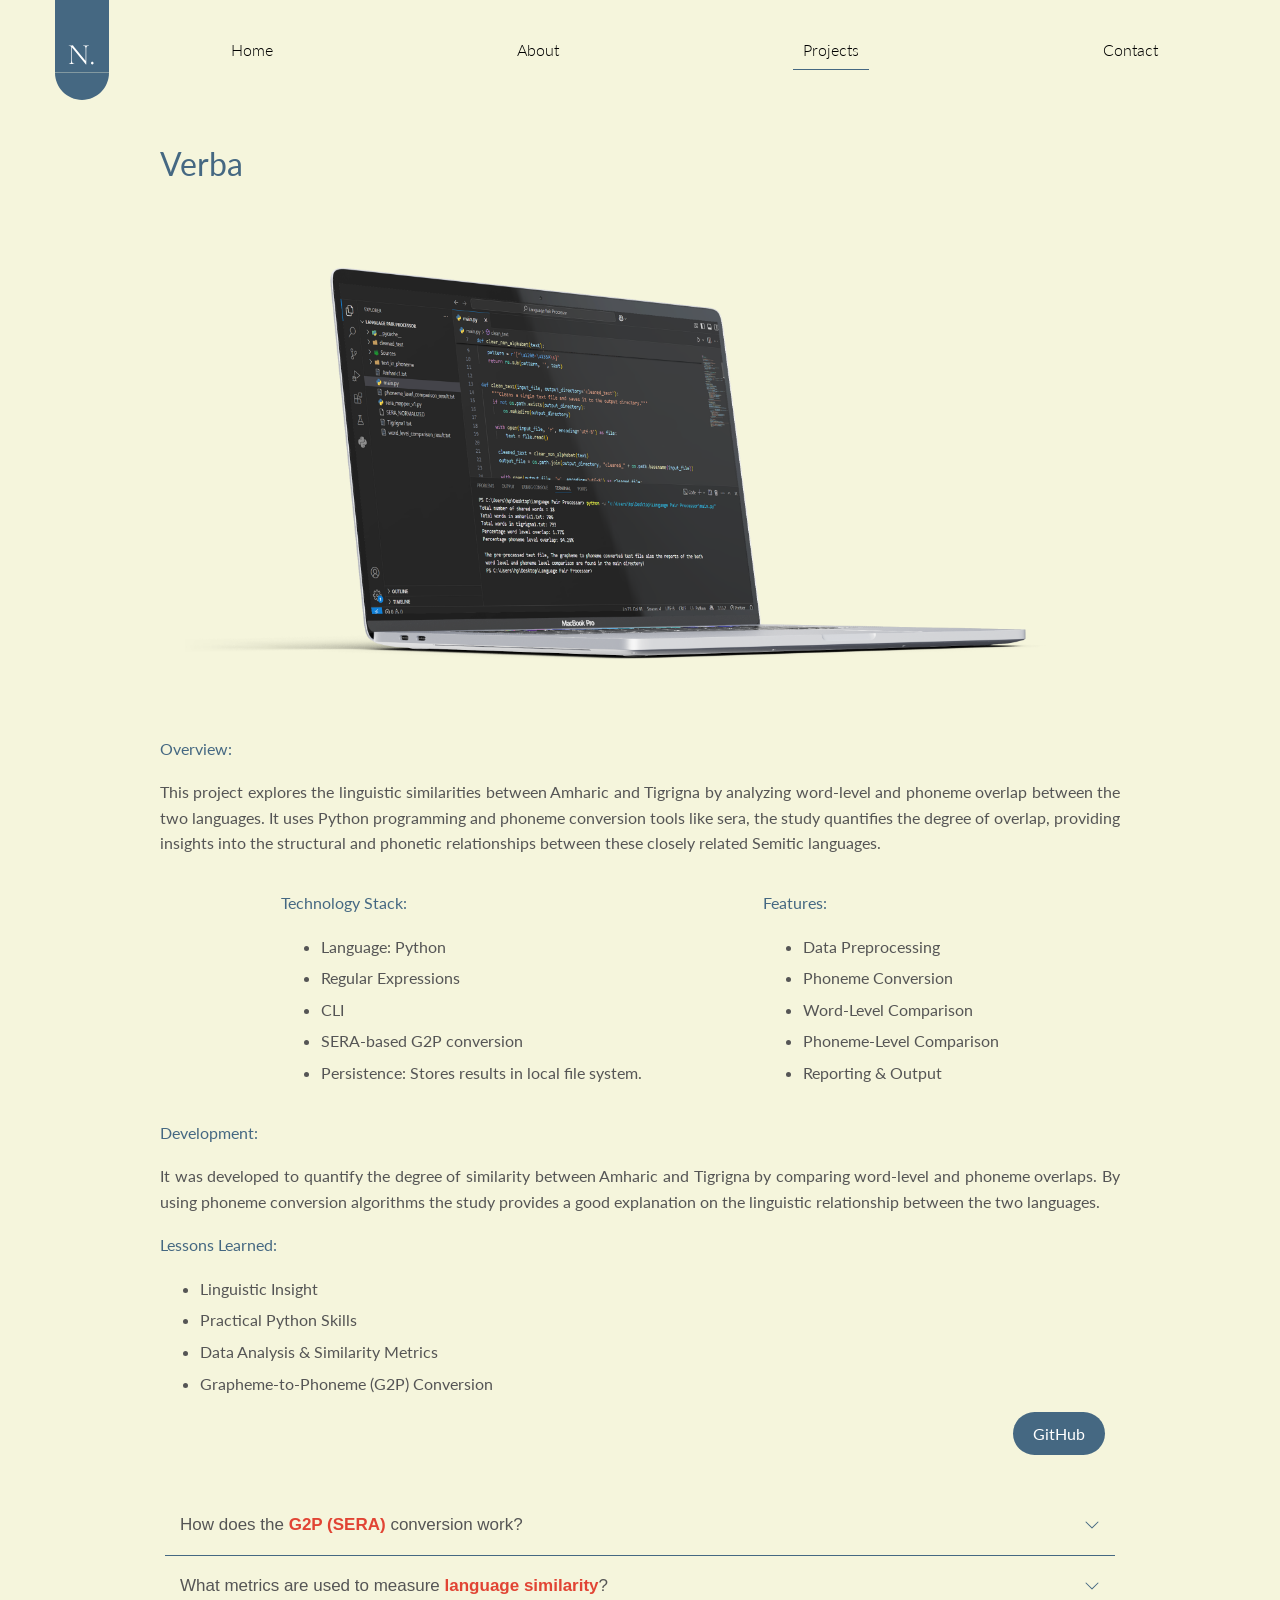
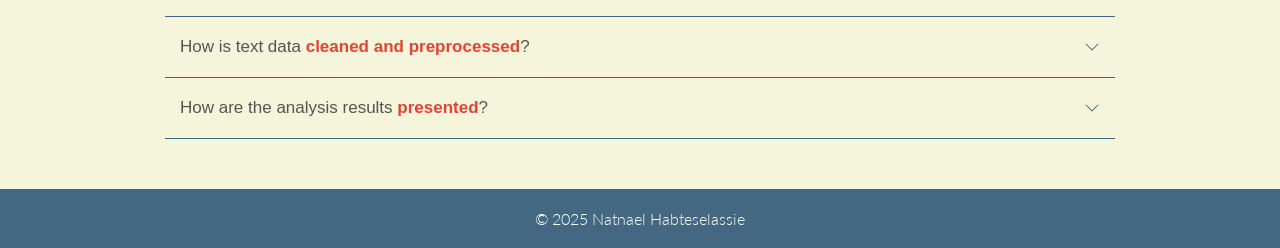
<file: public/verba.html>
<!DOCTYPE html>
<html lang="en" prefix="og: http://ogp.me/ns#">
  <head>
    <meta charset="UTF-8" />
    <meta name="viewport" content="width=device-width, initial-scale=1.0" />
    <meta prefix="og: http://ogp.me/ns#" />
    <meta
      name="description"
      content="Natnael Habteselassie is a software engineer and full-stack developer building modern, clean, and user-friendly projects with the latest technologies."
    />
    <meta property="og:title" content="Natnael Habteselassie | Verba" />
    <meta
      property="og:description"
      content="Natnael Habteselassie is a software engineer and full-stack developer building modern, clean, and user-friendly projects with the latest technologies."
    />
    <meta property="og:url" content="https://nati-hab.netlify.app/" />
    <meta
      property="og:image"
      content="https://nati-hab.netlify.app/assets/images/preview.png"
    />
    <meta property="og:type" content="website" />
    <meta name="twitter:card" content="summary_large_image" />
    <meta property="twitter:domain" content="nati-hab.netlify.app" />
    <meta property="twitter:url" content="https://nati-hab.netlify.app/" />
    <meta name="twitter:title" content="Natnael Habteselassie | Verba" />
    <meta
      name="twitter:description"
      content="Natnael Habteselassie is a software engineer and full-stack developer building modern, clean, and user-friendly projects with the latest technologies."
    />
    <meta
      name="twitter:image"
      content="https://nati-hab.netlify.app/assets/images/preview.png"
    />
    <title>Natnael Habteselassie | Verba</title>
    <link rel="icon" href="../assets/images/logo-transparent.svg" />
    <link rel="stylesheet" href="./styles.css" />
    <link rel="preconnect" href="https://fonts.googleapis.com" />
    <link rel="preconnect" href="https://fonts.gstatic.com" crossorigin />
    <link
      href="https://fonts.googleapis.com/css2?family=Cormorant:ital,wght@0,300..700;1,300..700&family=Lato:wght@300;400&family=Source+Code+Pro:ital,wght@0,200..900;1,200..900&display=swap"
      rel="stylesheet"
    />
  </head>
  <body class="page-background">
    <!-- nav-bar -->
    <div class="nav-bar lato-light">
      <a href="../index.html">
        <img
          src="../assets/images/logo-transparent.svg"
          alt="natnael's logo"
          height="100"
        />
      </a>
      <ul class="nav-panel">
        <li><a href="../index.html">Home</a></li>
        <li><a href="./about.html">About</a></li>
        <li><a href="#" class="active">Projects</a></li>
        <li><a href="../index.html#contact-section">Contact</a></li>
      </ul>

      <!-- hamburger button for mobile -->
      <button class="nav-hamburger" aria-label="Open navigation menu" aria-expanded="false" aria-controls="mobile-nav-drawer">
        <svg
          xmlns="http://www.w3.org/2000/svg"
          width="30"
          height="30"
          viewBox="0 0 24 24"
          fill="none"
          stroke="currentColor"
          stroke-width="2.2"
          stroke-linecap="round"
          stroke-linejoin="round"
        >
          <line x1="4" y1="6" x2="20" y2="6"></line>
          <line x1="4" y1="12" x2="20" y2="12"></line>
          <line x1="4" y1="18" x2="20" y2="18"></line>
        </svg>
      </button>

      <!-- backdrop overlay -->
      <div class="nav-overlay" aria-hidden="true"></div>

      <!-- right-side slide-in drawer -->
      <nav id="mobile-nav-drawer" class="nav-drawer" aria-label="Mobile Navigation">
        <div class="nav-drawer-header">
          <button class="nav-close-btn" aria-label="Close navigation menu">
            <svg
              xmlns="http://www.w3.org/2000/svg"
              width="26"
              height="26"
              viewBox="0 0 24 24"
              fill="none"
              stroke="currentColor"
              stroke-width="2.2"
              stroke-linecap="round"
              stroke-linejoin="round"
            >
              <line x1="18" y1="6" x2="6" y2="18"></line>
              <line x1="6" y1="6" x2="18" y2="18"></line>
            </svg>
          </button>
        </div>
        <ul class="nav-drawer-links lato">
          <li><a href="../index.html">Home</a></li>
          <li><a href="./about.html">About</a></li>
          <li><a href="#" class="active">Projects</a></li>
          <li><a href="../index.html#contact-section">Contact</a></li>
        </ul>
      </nav>
    </div>

    <div class="main-flex">
      <div class="project-paras">
        <!-- Verba -->
        <h1 class="lato pro-headers">Verba</h1>
        <img
          src="../assets/images/verba-cover.png"
          alt="minigit demo"
          class="demo-images"
        />
        <h4 class="lato pro-topics">Overview:</h4>
        <p class="lato">
          This project explores the linguistic similarities between Amharic and
          Tigrigna by analyzing word-level and phoneme overlap between the two
          languages. It uses Python programming and phoneme conversion tools
          like sera, the study quantifies the degree of overlap, providing
          insights into the structural and phonetic relationships between these
          closely related Semitic languages.
        </p>
        <div class="pro-page-flex">
          <div>
            <h4 class="lato pro-topics">Technology Stack:</h4>
            <ul class="lato pro-page-list">
              <li>Language: Python</li>
              <li>Regular Expressions</li>
              <li>CLI</li>
              <li>SERA-based G2P conversion</li>
              <li>Persistence: Stores results in local file system.</li>
            </ul>
          </div>
          <div>
            <h4 class="lato pro-topics">Features:</h4>
            <ul class="lato pro-page-list">
              <li>Data Preprocessing</li>
              <li>Phoneme Conversion</li>
              <li>Word-Level Comparison</li>
              <li>Phoneme-Level Comparison</li>
              <li>Reporting & Output</li>
            </ul>
          </div>
        </div>
        <h4 class="lato pro-topics">Development:</h4>
        <p class="lato">
          It was developed to quantify the degree of similarity between Amharic
          and Tigrigna by comparing word-level and phoneme overlaps. By using
          phoneme conversion algorithms the study provides a good explanation on
          the linguistic relationship between the two languages.
        </p>
        <h4 class="lato pro-topics">Lessons Learned:</h4>
        <ul class="lato pro-page-list">
          <li>Linguistic Insight</li>
          <li>Practical Python Skills</li>
          <li>Data Analysis & Similarity Metrics</li>
          <li>Grapheme-to-Phoneme (G2P) Conversion</li>
        </ul>
        <div class="btn-links lato">
          <a
            href="https://github.com/Nati-Hab1/Text-Processing-on-Ethiopian-Language-Pairs"
            target="_blank"
            class="btn"
            >GitHub</a
          >
        </div>
        <!--  -->
      </div>
    </div>

    <!-- FAQ's -->
    <section class="faq lato">
      <div class="questions-container">
        <div class="question">
          <button class="faq-toggle">
            <span>How does the <span class="highlight">G2P (SERA)</span> conversion work?</span>
            <svg
              xmlns="http://www.w3.org/2000/svg"
              width="16"
              height="16"
              fill="currentColor"
              class="bi bi-chevron-down d-arrow"
              viewBox="0 0 16 16"
            >
              <path
                fill-rule="evenodd"
                d="M1.646 4.646a.5.5 0 0 1 .708 0L8 10.293l5.646-5.647a.5.5 0 0 1 .708.708l-6 6a.5.5 0 0 1-.708 0l-6-6a.5.5 0 0 1 0-.708"
              />
            </svg>
          </button>
          <p>
            It converts Ge'ez script into Latin-based phonetic representations using
            the <span class="highlight">SERA</span> standard, standardizing characters
            so phonetic overlap can be compared accurately regardless of spelling differences.
          </p>
        </div>

        <div class="question">
          <button class="faq-toggle">
            <span>What metrics are used to measure <span class="highlight">language similarity</span>?</span>
            <svg
              xmlns="http://www.w3.org/2000/svg"
              width="16"
              height="16"
              fill="currentColor"
              class="bi bi-chevron-down d-arrow"
              viewBox="0 0 16 16"
            >
              <path
                fill-rule="evenodd"
                d="M1.646 4.646a.5.5 0 0 1 .708 0L8 10.293l5.646-5.647a.5.5 0 0 1 .708.708l-6 6a.5.5 0 0 1-.708 0l-6-6a.5.5 0 0 1 0-.708"
              />
            </svg>
          </button>
          <p>
            The tool calculates both exact <span class="highlight">lexical (word-level)</span>
            overlap and <span class="highlight">phoneme-level</span> similarity percentages,
            revealing shared cognates and structural phonetic patterns.
          </p>
        </div>

        <div class="question">
          <button class="faq-toggle">
            <span>How is text data <span class="highlight">cleaned and preprocessed</span>?</span>
            <svg
              xmlns="http://www.w3.org/2000/svg"
              width="16"
              height="16"
              fill="currentColor"
              class="bi bi-chevron-down d-arrow"
              viewBox="0 0 16 16"
            >
              <path
                fill-rule="evenodd"
                d="M1.646 4.646a.5.5 0 0 1 .708 0L8 10.293l5.646-5.647a.5.5 0 0 1 .708.708l-6 6a.5.5 0 0 1-.708 0l-6-6a.5.5 0 0 1 0-.708"
              />
            </svg>
          </button>
          <p>
            Using <span class="highlight">regular expressions</span>, the pipeline strips
            punctuation, normalizes whitespace, and filters noise to create clean,
            comparable token lists from raw text corpora.
          </p>
        </div>

        <div class="question">
          <button class="faq-toggle">
            <span>How are the analysis results <span class="highlight">presented</span>?</span>
            <svg
              xmlns="http://www.w3.org/2000/svg"
              width="16"
              height="16"
              fill="currentColor"
              class="bi bi-chevron-down d-arrow"
              viewBox="0 0 16 16"
            >
              <path
                fill-rule="evenodd"
                d="M1.646 4.646a.5.5 0 0 1 .708 0L8 10.293l5.646-5.647a.5.5 0 0 1 .708.708l-6 6a.5.5 0 0 1-.708 0l-6-6a.5.5 0 0 1 0-.708"
              />
            </svg>
          </button>
          <p>
            The <span class="highlight">CLI</span> displays summary tables and percentage
            breakdowns directly in the terminal, while saving detailed comparison logs
            to the local file system for further analysis.
          </p>
        </div>
      </div>
    </section>
    <section class="footer lato-light">
      <footer>
        <p>© 2025 Natnael Habteselassie</p>
      </footer>
    </section>
    <!-- external js-->
    <script src="./main.js"></script>
  </body>
</html>
</file>
<file: public/styles.css>
html {
  scroll-behavior: smooth;
}

::-moz-selection {
  color: white;
  background: #456882;
}

::selection {
  color: white;
  background: #456882;
}

body {
  margin: 0;
  background-color: #faf9f6;
}

.cormorant {
  font-family: "Cormorant", serif;
  font-optical-sizing: auto;
  font-weight: 400;
  font-style: normal;
}

.source-code-font {
  font-family: "Source Code Pro", monospace;
  font-optical-sizing: auto;
  font-weight: 400;
  font-style: normal;
  font-size: 16px;
}

.lato-light {
  font-family: "Lato", sans-serif;
  font-weight: 300;
  font-style: normal;
}

.lato {
  font-family: "Lato", sans-serif;
  font-weight: 400;
  font-style: normal;
}

/*=== home page === */

.hero {
  background-image: url("../assets/images/home-page-background.png");
  background-size: cover;
  height: 100vh;
}

.nav-bar {
  display: flex;
}

.nav-bar > a {
  margin-left: 55px;
}

/* Hamburger button (hidden on desktop) */
.nav-hamburger {
  display: none;
  background: none;
  border: none;
  cursor: pointer;
  padding: 10px;
  color: #456882;
  margin-left: auto;
  margin-right: 35px;
  align-self: center;
  border-radius: 8px;
  transition: background-color 0.2s ease, transform 0.2s ease;
  z-index: 1001;
}

.nav-hamburger:hover {
  background-color: rgba(69, 104, 130, 0.1);
}

.nav-hamburger:focus-visible {
  outline: 2px solid #456882;
  outline-offset: 2px;
}

.nav-hamburger svg {
  display: block;
}

/* Side Drawer Overlay */
.nav-overlay {
  display: none;
  position: fixed;
  top: 0;
  left: 0;
  width: 100vw;
  height: 100vh;
  background-color: rgba(0, 0, 0, 0.4);
  backdrop-filter: blur(2px);
  -webkit-backdrop-filter: blur(2px);
  z-index: 1000;
  opacity: 0;
  transition: opacity 0.3s ease;
}

.nav-overlay.active {
  display: block;
  opacity: 1;
}

/* Mobile Drawer */
.nav-drawer {
  position: fixed;
  top: 0;
  right: 0;
  width: 280px;
  max-width: 80vw;
  height: 100vh;
  height: 100dvh;
  background-color: beige;
  box-shadow: -5px 0 25px rgba(0, 0, 0, 0.15);
  z-index: 1002;
  display: flex;
  flex-direction: column;
  transform: translateX(100%);
  transition: transform 0.3s cubic-bezier(0.4, 0, 0.2, 1);
  visibility: hidden;
  box-sizing: border-box;
}

.nav-drawer.open {
  transform: translateX(0);
  visibility: visible;
}

.nav-drawer-header {
  display: flex;
  justify-content: flex-end;
  align-items: center;
  padding: 24px 24px 16px 24px;
}

.nav-close-btn {
  background: none;
  border: none;
  cursor: pointer;
  padding: 8px;
  color: #456882;
  border-radius: 50%;
  display: flex;
  align-items: center;
  justify-content: center;
  transition: background-color 0.2s ease, transform 0.2s ease;
}

.nav-close-btn:hover {
  background-color: rgba(69, 104, 130, 0.1);
  transform: rotate(90deg);
}

.nav-close-btn:focus-visible {
  outline: 2px solid #456882;
  outline-offset: 2px;
}

.nav-drawer-links {
  list-style: none;
  display: flex;
  flex-direction: column;
  padding: 10px 24px;
  margin: 0;
  gap: 8px;
}

.nav-drawer-links li {
  margin: 0;
}

.nav-drawer-links a {
  text-decoration: none;
  color: #8a8a8a;
  font-size: 1.15rem;
  padding: 12px 16px;
  display: block;
  transition: color 0.2s ease, padding-left 0.2s ease;
  border-bottom: none;
}

.nav-drawer-links a:hover {
  color: #456882;
  padding-left: 20px;
}

.nav-drawer-links a.active {
  color: #456882;
  font-weight: bold;
  background-color: transparent;
  border-bottom: none;
  border-left: none;
}

/* Prevent body scroll when drawer open */
body.drawer-open {
  overflow: hidden;
}

.nav-panel {
  list-style: none;
  display: flex;
  justify-content: space-around;
  width: 150vh;
  margin-top: 0;
  padding-left: 0;
}

.nav-panel a {
  text-decoration: none;
  color: black;
  padding: 10px;
}

.nav-panel a:hover {
  border-bottom: 1.3px solid #456882;
}

.active {
  border-bottom: 1.3px solid #456882;
}

.nav-panel > * {
  margin-top: 40px;
}

.intro-flex {
  display: flex;
  flex-direction: column;
  justify-content: center;
  align-items: center;
}

.intro-flex hr {
  border: none;
  height: 2px;
  width: 0%;
  background-color: #456882;
  margin-bottom: 25px;
  margin-top: 53px;
  margin-left: 0;
  margin-right: 0;
  animation: growLine 1s ease forwards;
  animation-delay: 0.5s;
}

@keyframes growLine {
  to {
    width: 100%;
  }
}
.greetings {
  font-size: 66px;
  text-align: right;
  margin-bottom: 0;
}

.name {
  font-size: 66px;
  margin-top: 0;
  color: #456882;
  margin-bottom: 0;
}

.job {
  font-size: 20px;
  text-align: center;
  margin-top: 5px;
  letter-spacing: 0.3em;
}

.location {
  font-size: 20px;
  margin-bottom: 25px;
}

.social {
  display: flex;
  justify-content: space-between;
  width: 700px;
}

.social-icon {
  border-radius: 50%;
  height: 28px;
  width: 28px;
  background-color: #456882;
  display: flex;
  justify-content: center;
  align-items: center;
  margin-left: 30px;
  margin-right: 30px;
  cursor: pointer;
  transition: transform 0.3s ease, background-color 0.3s ease;
}

.social-icon:hover {
  transform: translateY(-3px) scale(1.05);
  background-color: #35516a;
  box-shadow: 8px 8px 16px rgba(0, 0, 0, 0.15);
}

.social-icon svg {
  display: block;
}

.email {
  margin-top: 24px;
}

.email > a {
  font-size: 18px;
  color: #456882;
}

/* === about summary section === */
#about-summary {
  padding-bottom: 20px;
}

.section-header {
  font-size: 34px;
  margin-bottom: 0;
  padding-left: 15px;
  padding-right: 30px;
}

.small-underline {
  width: fit-content;
}

.small-underline hr {
  height: 2px;
  background-color: #456882;
  border: none;
}

.abt-summary-flex {
  margin-top: 70px;
  display: flex;
  justify-content: space-around;
}
.abt-summary-highlight {
  color: #456882;
  font-weight: bold;
}

.text-div {
  text-align: justify;
  line-height: 1.6;
  width: 68%;
}

.image-div img {
  border-radius: 50%;
}

.btn-links {
  display: flex;
  justify-content: flex-end;
}

.btn-links > a {
  text-decoration: none;
  background-color: #456882;
  color: white;
  padding: 12px 20px;
  border-radius: 25px;
  margin-right: 15px;
  transition: transform 0.2s ease, background-color 0.3s, box-shadow 0.3s ease;
}
.btn-links > a:hover {
  transform: translateY(-2px) scale(1.03);
  background-color: #35516a;
  box-shadow: 0 8px 16px rgba(0, 0, 0, 0.15);
}

.section-break {
  width: 90%;
}

/* === skills section === */
.main-skills-container {
  display: flex;
  justify-content: center;
  padding-bottom: 20px;
}
.skills-flex {
  display: flex;
  flex-wrap: wrap;
  justify-content: center;
  width: 90%;
}
.skill-card {
  padding: 10px;
  border: 3px solid #456882;
  border-radius: 20px;
  width: 110px;
  height: 130px;
  margin-top: 20px;
  margin-left: 40px;
  transition: transform 0.3s ease, box-shadow 0.3s ease;
  box-shadow: 4px 4px 10px rgba(0, 0, 0, 0.2);
}

.skill-card > div {
  width: fit-content;
}

.skill-card:hover {
  transform: translateY(-2px) scale(1.03);
  box-shadow: 8px 8px 16px rgba(0, 0, 0, 0.2);
}

.skill-card > img {
  border-radius: 20px;
}

.skill-card h2 {
  font-weight: 900;
  color: #456882;
  margin-top: 0;
  margin-bottom: 0;
}

/* === projects revised === */

/* .pro-btn-div {
  display: flex;
  justify-content: flex-end;
}

.pro-btn {
  background-color: #456882;
  color: white;
  padding: 10px;
  border-radius: 5px;
  margin-right: 15px;
  margin-top: 0;
  margin-bottom: 5px;
} */

.projects-intro {
  padding-left: 3%;
  padding-right: 3%;
  text-align: justify;
  line-height: 1.5;
}

.pro-hr {
  border: 0;
  margin-top: 30px;
  margin-bottom: 0px;
  padding: 1px;
  background-color: rgba(69, 104, 130, 0.2);
}

.pro-grid {
  display: grid;
  grid-template-columns: repeat(auto-fit, minmax(350px, 1fr));
  grid-template-rows: 1fr 1fr;
}

/*
  grid-template-columns: repeat(3, minmax(300px,422px));
  grid-template-rows: minmax(177px, 249px) minmax(177px, 249px);
 */

.pro-card {
  padding-top: 60px;
  padding-bottom: 30px;
  display: flex;
  justify-content: space-evenly;
  border-right: 2px solid rgba(69, 104, 130, 0.2);
  border-bottom: 2px solid rgba(69, 104, 130, 0.2);
}

.pro-card > a {
  text-decoration: none;
  color: black;
  min-width: 220px;
}

.card-flex {
  display: flex;
  flex-direction: column;
  align-items: center;
  color: #456882;
  transition: fill 0.3s ease;
}

.card-flex svg {
  transition: transform 0.3s ease;
}

.card-flex > svg:hover {
  color: #2b455a;
  transform: translateY(-2px) scale(1.01);
}

.card-details {
  display: flex;
  justify-content: space-between;
}

.card-details h2 {
  margin-bottom: 0;
  margin-right: 150px;
  font-size: 29px;
  color: black;
}
.card-details h3 {
  margin-top: 0;
  font-size: 18px;
  color: black;
}

.view-case-div {
  display: flex;
  flex-direction: column;
  align-items: center;
  height: fit-content;
  color: #456882;
  margin-top: 42px;
}

.view-case-div p {
  margin-top: 0;
  margin-bottom: 0;
  text-decoration: underline;
  text-decoration-style: dotted;
}

.view-case-div svg {
  transition: fill 0.3s ease;
}

.view-case-div:hover {
  color: black;
}

.last-card {
  /* display: flex;
  flex-direction: column;
  justify-content: center;
  align-items: center; */
  height: fit-content;
  margin-top: 75px;
  margin-bottom: 95px;
}

.more-button {
  font-size: 29px;
  color: #456882;
  text-decoration: underline;
  text-decoration-style: dotted;
  margin-bottom: 30px;
}

.more-button:hover {
  color: #2b455a;
}

/* contact section */
#contact-section {
  background-color: #f7f4e8;
  padding-top: 10px;
  overflow: hidden;
}
.contact-form {
  min-height: 75vh;
  display: flex;
  align-items: center;
  justify-content: space-evenly;
  padding: 40px 0;
  margin: 0;
  box-sizing: border-box;
}
.contact-form * {
  padding: 0;
  margin: 0;
  box-sizing: border-box;
}

.contact-left {
  display: flex;
  flex-direction: column;
  align-items: flex-start;
  gap: 20px;
  padding: 40px;
  border: 0.5px solid #456882;
  border-radius: 40px;
}

.contact-left-title h2 {
  font-weight: 600;
  color: #456882;
  font-size: 40px;
  margin-bottom: 5px;
}

.contact-left-title hr {
  border: none;
  width: 120px;
  height: 5px;
  background-color: #456882;
  border-radius: 10px;
  margin-bottom: 20px;
}

.contact-inputs {
  width: 400px;
  height: 50px;
  border: none;
  outline: none;
  padding-left: 25px;
  font-weight: 500;
  color: #666;
  border-radius: 50px;
}

.contact-inputs:focus {
  border: 2px solid #456882;
}

.contact-left textarea {
  height: 140px;
  padding-top: 15px;
  border-radius: 20px;
}

.contact-inputs::placeholder {
  color: #a9a9a9;
}

.contact-left button {
  display: flex;
  align-items: center;
  font-size: 16px;
  color: white;
  border: none;
  padding: 12px 20px;
  border-radius: 24px;
  background-color: #456882;
  cursor: pointer;
  transition: transform 0.2s ease, background-color 0.3s, box-shadow 0.3s ease;
}

.contact-left button:hover {
  transform: translateY(-2px) scale(1.03);
  background-color: #35516a;
  box-shadow: 0 8px 16px rgba(0, 0, 0, 0.15);
}

.contact-left button img {
  margin-left: 8px;
  height: 15px;
}

.contact-right img {
  width: 500px;
}

.contact-flex {
  display: flex;
  justify-content: flex-end;
  padding-bottom: 20px;
  padding-right: 20px;
}

.contact-icon {
  border-radius: 3px;
  height: 32px;
  width: 32px;
  background-color: #456882;
  display: flex;
  justify-content: center;
  align-items: center;
  margin-left: 30px;
  margin-right: 30px;
  cursor: pointer;
  transition: transform 0.3s ease, background-color 0.3s ease;
}

.contact-icon:hover {
  transform: translateY(-2px) scale(1.05);
  background-color: #35516a;
  box-shadow: 8px 8px 16px rgba(0, 0, 0, 0.15);
}

.contact-icon svg {
  display: block;
}

/* footer */
.footer {
  background-color: #456882;
  /* margin-top: auto; */
}
.footer p {
  padding-top: 20px;
  padding-bottom: 20px;
  margin-bottom: 0;
  margin-top: 0;
  color: white;
  text-align: center;
}

/* === about page === */
.page-background {
  background-color: beige;
  /* display: flex;
  flex-direction: column;
  min-height: 100vh; */
}

.main-flex {
  display: flex;
  flex-direction: column;
  align-items: center;
  margin-top: 20px;
  margin-bottom: 40px;
}

.about-paragraphs {
  width: 75%;
  text-align: justify;
  font-size: 16px;
  color: #555555;
}
.about-paragraphs > p {
  line-height: 1.6;
  font-size: 16px;
  color: #555555;
}
.about-paragraphs h2 {
  font-size: 34px;
  color: #456882;
}
.about-paragraphs h3 {
  font-weight: 400;
  color: #000000;
}
.about-paragraphs h4 {
  color: #000000;
}

.highlight {
  color: #e14434;
  font-weight: bold;
}

.edu-header {
  display: flex;
}
.edu-header h3 {
  margin-left: 10px;
  margin-bottom: 0;
}
.edu-header img {
  margin-top: 5px;
}

/* === projects page === */

/* main flex from abt pages is used */

.project-paras {
  width: 75%;
  text-align: justify;
  font-size: 16px;
  color: #555555;
}

.project-paras p {
  line-height: 1.6;
  font-size: 16px;
  color: #555555;
}

.pro-headers {
  font-weight: 400;
  color: #456882;
}
.demo-images {
  width: 75vw;
  transition: transform 0.3s ease, background-color 0.3s ease;
}

.menesha-cover-img {
  width: 100%;
  max-width: 780px;
  max-height: 460px;
  object-fit: contain;
  display: block;
  margin: 0 auto;
  border-radius: 12px;
}

.old-house {
  margin-top: 10px;
  margin-bottom: 15px;
  box-shadow: -4px 4px 20px rgba(0, 0, 0, 0.6);
  width: 52vw;
  margin-left: 11vw;
}
/* .demo-images:hover {
  transform: translateY(-1px) scale(1.05);
  box-shadow: 8px 8px 16px rgba(0, 0, 0, 0.15);
} */
.pro-topics {
  font-weight: 400;
  color: #456882;
}

/* === device tabs selector === */
.device-tabs-container {
  display: flex;
  justify-content: flex-start;
  margin: 30px 0 35px 0;
  width: 100%;
}

.device-tabs {
  display: inline-flex;
  align-items: center;
  background: rgba(69, 104, 130, 0.08);
  border: 1px solid rgba(69, 104, 130, 0.2);
  border-radius: 50px;
  padding: 6px 8px;
  gap: 8px;
  max-width: 100%;
  box-sizing: border-box;
}

.device-tab-btn {
  background: transparent;
  border: none;
  outline: none;
  font-size: 16px;
  font-weight: 500;
  color: #456882;
  padding: 10px 24px;
  border-radius: 40px;
  cursor: pointer;
  white-space: nowrap;
  transition: all 0.25s ease;
  user-select: none;
}

.device-tab-btn:hover:not(.active) {
  background-color: rgba(69, 104, 130, 0.12);
  color: #2b455a;
}

.device-tab-btn.active {
  background-color: #456882;
  color: #ffffff;
  box-shadow: 0 4px 12px rgba(69, 104, 130, 0.25);
}

/* === Responsive Screenshot Viewer === */
.screenshot-viewer-container {
  background: #f7f4ec;
  border: 1px solid rgba(69, 104, 130, 0.22);
  border-radius: 16px;
  box-shadow: 0 10px 30px rgba(0, 0, 0, 0.06), 0 2px 8px rgba(69, 104, 130, 0.08);
  margin-bottom: 45px;
  overflow: hidden;
  display: flex;
  flex-direction: column;
  box-sizing: border-box;
  width: 100%;
}

.screenshot-viewer-header {
  display: flex;
  justify-content: space-between;
  align-items: center;
  padding: 14px 20px;
  background: rgba(69, 104, 130, 0.07);
  border-bottom: 1px solid rgba(69, 104, 130, 0.15);
  flex-wrap: wrap;
  gap: 12px;
}

.screenshot-page-tabs {
  display: inline-flex;
  background: rgba(69, 104, 130, 0.08);
  border: 1px solid rgba(69, 104, 130, 0.15);
  border-radius: 25px;
  padding: 3px 4px;
  gap: 4px;
}

.screenshot-page-btn {
  background: transparent;
  border: none;
  outline: none;
  font-size: 14px;
  font-weight: 500;
  color: #456882;
  padding: 6px 14px;
  border-radius: 20px;
  cursor: pointer;
  transition: all 0.2s ease;
  user-select: none;
}

.screenshot-page-btn:hover:not(.active) {
  background-color: rgba(69, 104, 130, 0.12);
  color: #2b455a;
}

.screenshot-page-btn.active {
  background-color: #456882;
  color: #ffffff;
  box-shadow: 0 2px 6px rgba(69, 104, 130, 0.25);
}

.screenshot-scroll-hint {
  display: flex;
  align-items: center;
  gap: 6px;
  font-size: 13px;
  color: #647b8c;
  user-select: none;
}

.screenshot-scroll-hint svg {
  animation: bounceHint 1.8s infinite ease-in-out;
  color: #456882;
}

@keyframes bounceHint {
  0%, 100% {
    transform: translateY(0);
  }
  50% {
    transform: translateY(3px);
  }
}

.screenshot-viewport {
  height: 520px;
  overflow-y: auto;
  overflow-x: hidden;
  background-color: #ece7dc;
  position: relative;
  scroll-behavior: smooth;
  box-sizing: border-box;
}

/* Custom scrollbar for viewer */
.screenshot-viewport::-webkit-scrollbar {
  width: 8px;
}

.screenshot-viewport::-webkit-scrollbar-track {
  background: rgba(69, 104, 130, 0.05);
}

.screenshot-viewport::-webkit-scrollbar-thumb {
  background: rgba(69, 104, 130, 0.35);
  border-radius: 4px;
}

.screenshot-viewport::-webkit-scrollbar-thumb:hover {
  background: rgba(69, 104, 130, 0.6);
}

.screenshot-stage {
  display: flex;
  justify-content: center;
  padding: 24px 16px;
  min-height: 100%;
  box-sizing: border-box;
}

.screenshot-img {
  display: block;
  height: auto;
  border-radius: 8px;
  box-shadow: 0 8px 24px rgba(0, 0, 0, 0.12), 0 2px 6px rgba(0, 0, 0, 0.08);
  transition: opacity 0.25s ease;
  object-fit: contain;
}

/* Device-specific sizing within the viewer */
.screenshot-img.device-mobile {
  width: 320px;
  max-width: 90%;
}

.screenshot-img.device-tablet {
  width: 580px;
  max-width: 95%;
}

.screenshot-img.device-laptop,
.screenshot-img.device-desktop {
  width: 100%;
  max-width: 850px;
}

/* === Menesha Horizontal Screenshot Carousel === */
.menesha-carousel-container {
  margin: 25px 0 45px 0;
  width: 100%;
  box-sizing: border-box;
}

.menesha-carousel-wrapper {
  position: relative;
  display: flex;
  align-items: center;
  background: #f7f4ec;
  border: 1px solid rgba(69, 104, 130, 0.22);
  border-radius: 16px;
  box-shadow: 0 10px 30px rgba(0, 0, 0, 0.06), 0 2px 8px rgba(69, 104, 130, 0.08);
  padding: 24px 16px;
  overflow: hidden;
  box-sizing: border-box;
}

.menesha-carousel-track {
  display: flex;
  gap: 20px;
  overflow-x: auto;
  overflow-y: hidden;
  scroll-behavior: smooth;
  -webkit-overflow-scrolling: touch;
  scrollbar-width: thin;
  scrollbar-color: rgba(69, 104, 130, 0.35) rgba(69, 104, 130, 0.05);
  padding: 8px 4px 14px 4px;
  width: 100%;
  align-items: center;
  box-sizing: border-box;
}

.menesha-carousel-track::-webkit-scrollbar {
  height: 8px;
}

.menesha-carousel-track::-webkit-scrollbar-track {
  background: rgba(69, 104, 130, 0.06);
  border-radius: 4px;
}

.menesha-carousel-track::-webkit-scrollbar-thumb {
  background: rgba(69, 104, 130, 0.35);
  border-radius: 4px;
}

.menesha-carousel-track::-webkit-scrollbar-thumb:hover {
  background: rgba(69, 104, 130, 0.6);
}

.menesha-carousel-item {
  flex: 0 0 auto;
  display: flex;
  justify-content: center;
  align-items: center;
  border-radius: 10px;
  transition: transform 0.25s ease;
}

.menesha-carousel-item:hover {
  transform: translateY(-2px);
}

.menesha-screenshot-img {
  height: 400px;
  width: auto;
  max-width: 85vw;
  object-fit: contain;
  display: block;
  border-radius: 8px;
  box-shadow: 0 6px 20px rgba(0, 0, 0, 0.12), 0 2px 6px rgba(0, 0, 0, 0.06);
  background-color: #ffffff;
  user-select: none;
  -webkit-user-drag: none;
}

.carousel-nav-btn {
  position: absolute;
  top: 50%;
  transform: translateY(-50%);
  z-index: 10;
  width: 44px;
  height: 44px;
  border-radius: 50%;
  background-color: rgba(69, 104, 130, 0.9);
  color: #ffffff;
  border: 1px solid rgba(255, 255, 255, 0.4);
  display: flex;
  align-items: center;
  justify-content: center;
  cursor: pointer;
  box-shadow: 0 4px 14px rgba(0, 0, 0, 0.2);
  transition: background-color 0.2s ease, transform 0.2s ease, opacity 0.2s ease, box-shadow 0.2s ease;
  backdrop-filter: blur(4px);
  -webkit-backdrop-filter: blur(4px);
}

.carousel-nav-btn:hover:not(:disabled) {
  background-color: #35516a;
  transform: translateY(-50%) scale(1.08);
  box-shadow: 0 6px 18px rgba(0, 0, 0, 0.25);
}

.carousel-nav-btn:focus-visible {
  outline: 2px solid #ffffff;
  outline-offset: 2px;
}

.carousel-nav-btn:disabled {
  opacity: 0.25;
  cursor: not-allowed;
  transform: translateY(-50%) scale(1);
  box-shadow: none;
}

.carousel-nav-btn.prev-btn {
  left: 12px;
}

.carousel-nav-btn.next-btn {
  right: 12px;
}

/* Empty State */
.screenshot-empty-state {
  display: flex;
  flex-direction: column;
  align-items: center;
  justify-content: center;
  height: 100%;
  min-height: 400px;
  text-align: center;
  padding: 40px 20px;
  color: #647b8c;
  box-sizing: border-box;
}

.screenshot-empty-state svg {
  color: #456882;
  opacity: 0.7;
  margin-bottom: 16px;
}

.empty-title {
  font-size: 19px;
  font-weight: 500;
  color: #456882;
  margin: 0 0 8px 0;
}

.empty-subtitle {
  font-size: 15px;
  color: #7a8d9a;
  max-width: 380px;
  margin: 0;
  line-height: 1.5;
}

.pro-page-grid {
  display: grid;
  grid-template-columns: 1fr 2fr;
}

.pro-page-flex {
  display: flex;
  justify-content: space-evenly;
}

.pro-page-list {
  line-height: 1.6;
  font-size: 16px;
  color: #555555;
}

.pro-page-list li {
  margin-bottom: 6px;
}

.features-list {
  line-height: 1.6;
  font-size: 15px;
  color: #555555;
}

.features-list li {
  margin-bottom: 8px;
}

/* === Color Palette & Design System Showcase === */
.design-system-section {
  margin-top: 25px;
  margin-bottom: 35px;
  width: 100%;
}

.design-decisions-heading {
  margin-top: 35px;
  margin-bottom: 12px;
}

/* Palette Swatches Styles */
.palette-swatches-grid {
  display: grid;
  grid-template-columns: repeat(auto-fill, minmax(210px, 1fr));
  gap: 18px;
  margin-top: 20px;
}

.color-swatch-card {
  background: #ffffff;
  border: 1px solid rgba(69, 104, 130, 0.18);
  border-radius: 12px;
  overflow: hidden;
  box-shadow: 0 2px 8px rgba(0, 0, 0, 0.04);
  display: flex;
  flex-direction: column;
  transition: transform 0.2s ease, box-shadow 0.2s ease;
}

.color-swatch-card:hover {
  transform: translateY(-2px);
  box-shadow: 0 6px 16px rgba(69, 104, 130, 0.12);
}

.swatch-color-box {
  height: 90px;
  display: flex;
  align-items: flex-end;
  justify-content: flex-start;
  padding: 10px;
  position: relative;
  box-sizing: border-box;
}

.swatch-hex-tag {
  background: rgba(0, 0, 0, 0.45);
  color: #ffffff;
  font-family: "Source Code Pro", monospace;
  font-size: 12px;
  padding: 3px 8px;
  border-radius: 4px;
  backdrop-filter: blur(4px);
  -webkit-backdrop-filter: blur(4px);
}

.swatch-hex-tag.swatch-dark-text {
  background: rgba(255, 255, 255, 0.9);
  color: #222222;
  border: 1px solid rgba(0, 0, 0, 0.1);
}

.swatch-primary-accent {
  background-color: #456882;
}

.swatch-hover-shade {
  background-color: #35516a;
}

.swatch-beige-bg {
  background-color: beige;
  border-bottom: 1px solid rgba(0, 0, 0, 0.06);
}

.swatch-offwhite-bg {
  background-color: #faf9f6;
  border-bottom: 1px solid rgba(0, 0, 0, 0.06);
}

.swatch-coral-highlight {
  background-color: #e14434;
}

.swatch-surface-card {
  background-color: #f7f4e8;
  border-bottom: 1px solid rgba(0, 0, 0, 0.06);
}

.swatch-info {
  padding: 14px 12px;
  display: flex;
  flex-direction: column;
  flex-grow: 1;
}

.swatch-role-title {
  font-size: 14px;
  font-weight: 700;
  color: #2b455a;
  margin-bottom: 4px;
}

.swatch-usage-note {
  font-size: 12px;
  color: #647b8c;
  margin: 0;
  line-height: 1.4;
}

/* Design Decisions Rationale Grid */
.rationale-grid {
  display: grid;
  grid-template-columns: 1fr 1fr;
  gap: 42px;
  margin-top: 15px;
}

.rationale-column {
  display: flex;
  flex-direction: column;
}

.rationale-title {
  margin-top: 0;
  margin-bottom: 8px;
  font-size: 17px;
  font-weight: 500;
}

.rationale-text {
  margin: 0;
  line-height: 1.6;
  font-size: 15px;
  color: #555555;
  text-align: justify;
}

/* FAQ'S */

.faq {
  margin: 0;
  margin-bottom: 50px;
  padding: 0;
  box-sizing: border-box;
}

.faq-toggle span {
  text-align: left;
}

.questions-container {
  max-width: 950px;
  margin: 0 auto;
}

.question {
  border-bottom: 1px solid #456882;
}
.question button {
  width: 100%;
  background-color: beige;
  display: flex;
  justify-content: space-between;
  align-items: center;
  padding: 20px 15px;
  border: none;
  outline: none;
  font-size: 17px;
  color: #555555;
  font-weight: 500;
  cursor: pointer;
}
.question p {
  font-size: 16px;
  max-height: 0;
  opacity: 0;
  line-height: 1.6;
  overflow: hidden;
  transition: all 0.6s ease;
  margin: 0;
  color: #555555;
}
.d-arrow {
  transition: transform 0.5s ease-in;
  color: #456882;
}

/* === a class added when button is clicked === */
.question p.show {
  max-height: 200px;
  opacity: 1;
  padding: 0px 15px 30px 15px;
}
.question button .d-arrow.rotate {
  transform: rotate(180deg);
}

/* media queries */
@media (min-height: 1100px) {
  .intro-flex {
    margin-top: 230px;
  }
  .questions-container {
    max-width: 75%;
  }
}

@media (max-height: 600px) {
  .hero {
    height: fit-content;
    padding-bottom: 15px;
  }
}

@media (max-width: 960px) {
  .abt-summary-flex {
    flex-direction: column;
    justify-content: center;
    align-items: center;
    margin-top: 40px;
  }
  .text-div {
    width: 85%;
  }
  .contact-right {
    display: none;
  }
}

@media (max-width: 860px) {
  .intro {
    margin-top: 80px;
  }
  .greetings {
    font-size: 3.5rem;
  }

  .name {
    font-size: 3rem;
  }

  .job {
    font-size: 16px;
  }
  .social {
    width: 500px;
  }
  .intro-flex hr {
    margin-top: 100px;
    margin-bottom: 50px;
  }
  .about-paragraphs {
    width: 80%;
  }
  .contact-inputs {
    width: 80vw;
  }
}

@media (max-width: 768px) {
  .nav-panel {
    display: none;
  }
  .nav-hamburger {
    display: flex;
    align-items: center;
    justify-content: center;
  }
}

@media (max-width: 660px) {
  .nav-bar > a {
    margin-left: 25px;
  }
  .nav-hamburger {
    margin-right: 20px;
  }
  .greetings {
    font-size: 3rem;
  }

  .name {
    font-size: 2.5rem;
  }

  .job {
    font-size: 16px;
  }
  .social {
    width: 400px;
  }
  .about-paragraphs {
    width: 85%;
  }
  .pro-page-grid {
    grid-template-columns: 1fr;
  }
  .pro-page-flex {
    flex-direction: column;
  }
  .device-tabs-container {
    justify-content: center;
  }
  .device-tab-btn {
    padding: 8px 16px;
    font-size: 15px;
  }
  .screenshot-viewer-header {
    justify-content: center;
  }
  .screenshot-viewport {
    height: 440px;
  }
  .rationale-grid {
    grid-template-columns: 1fr;
  }
  .palette-swatches-grid {
    grid-template-columns: repeat(auto-fill, minmax(180px, 1fr));
  }
  .design-system-card {
    padding: 18px 14px;
  }
  .menesha-screenshot-img {
    height: 320px;
  }
  .carousel-nav-btn {
    width: 38px;
    height: 38px;
  }
}

@media (max-width: 550px) {
  .menesha-screenshot-img {
    height: 250px;
  }
  .menesha-carousel-wrapper {
    padding: 16px 10px;
  }
  .carousel-nav-btn {
    width: 34px;
    height: 34px;
  }
  .carousel-nav-btn.prev-btn {
    left: 6px;
  }
  .carousel-nav-btn.next-btn {
    right: 6px;
  }
  .greetings {
    font-size: 2.5rem;
  }

  .name {
    font-size: 2rem;
  }
  .job {
    font-size: 13px;
  }
  .social {
    width: 350px;
  }

  .intro-flex hr {
    margin-bottom: 20px;
  }
  .main-skills-container {
    justify-content: flex-start;
  }
  .skill-card {
    width: 85px;
    height: 100px;
  }
  .skill-card > img {
    height: 80px;
  }
  .skill-card h2 {
    font-size: 17px;
  }
  .question button {
    font-size: 16px;
  }
  .question p {
    font-size: 15px;
  }
  .device-tabs {
    gap: 4px;
    padding: 4px 6px;
  }
  .device-tab-btn {
    padding: 7px 12px;
    font-size: 14px;
  }
  .screenshot-viewport {
    height: 380px;
  }
  .screenshot-stage {
    padding: 16px 10px;
  }
  .font-characters-display {
    flex-direction: column;
    align-items: flex-start;
    gap: 12px;
    padding: 12px;
  }
  .glyph-sample {
    font-size: 38px;
  }
  .char-line {
    font-size: 12px;
  }
  .palette-swatches-grid {
    grid-template-columns: 1fr;
  }
}

@media (max-width: 400px) {
  .nav-panel {
    font-size: 15px;
  }
  .greetings {
    font-size: 2.5rem;
  }

  .name {
    font-size: 1.9rem;
  }
  .contact-left {
    padding: 38px;
  }
  .device-tab-btn {
    padding: 6px 10px;
    font-size: 13px;
  }
  .screenshot-page-btn {
    padding: 5px 10px;
    font-size: 12px;
  }
  .screenshot-scroll-hint {
    font-size: 12px;
  }
  .specimen-header {
    flex-direction: column;
    align-items: flex-start;
  }
}

@media (max-width: 380px) {
  .nav-panel {
    font-size: 15px;
  }
  .greetings {
    font-size: 2rem;
  }

  .name {
    font-size: 1.7rem;
  }
  .text-div {
    width: 90%;
  }
  .contact-left {
    padding: 25px;
  }
  .device-tabs {
    gap: 2px;
    padding: 3px 4px;
  }
  .device-tab-btn {
    padding: 6px 8px;
    font-size: 12px;
  }
}
</file>
